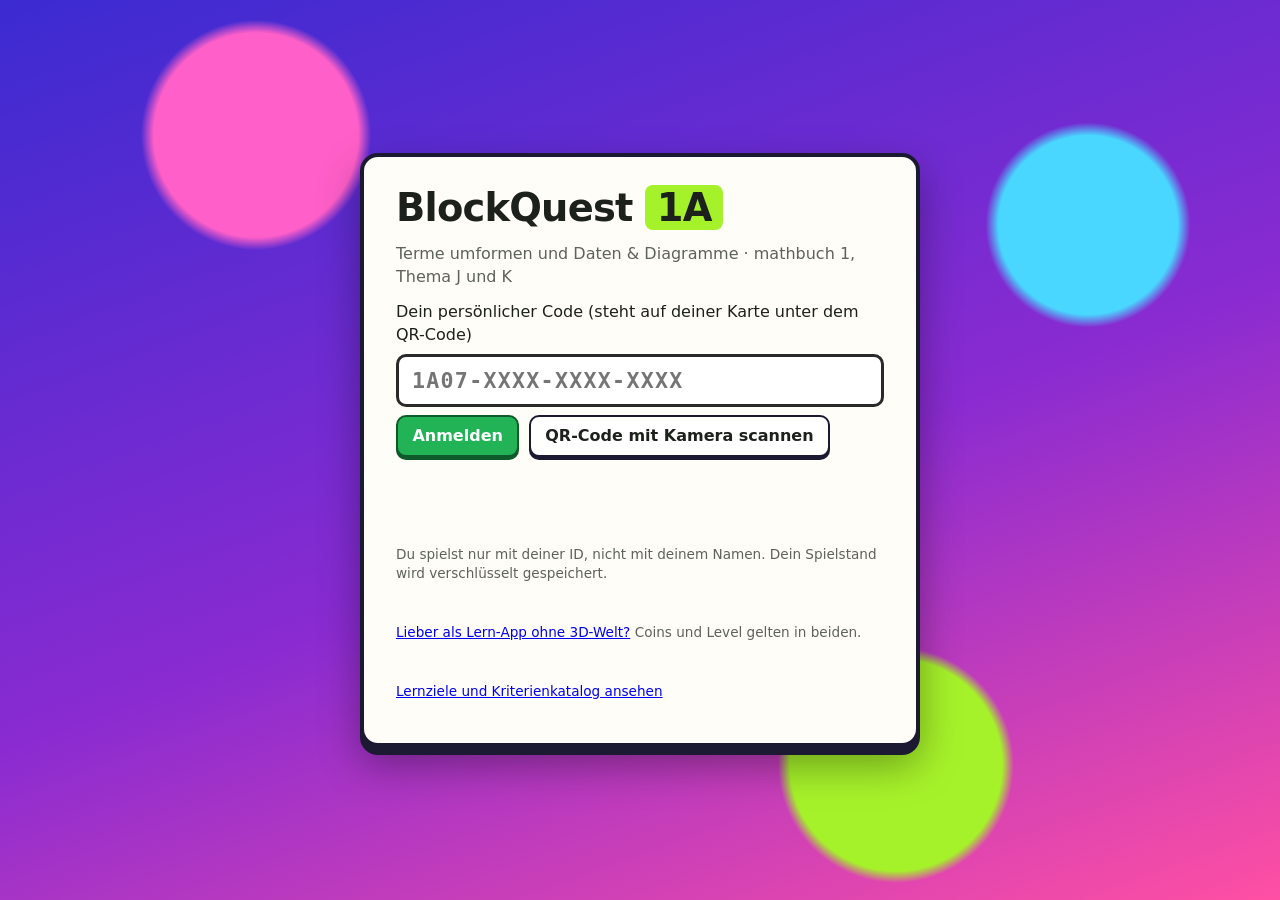
<file: index.html>
<!doctype html>
<html lang="de">
<head>
<meta charset="utf-8">
<meta name="viewport" content="width=device-width, initial-scale=1, viewport-fit=cover">
<title>BlockQuest 1A</title>
<link rel="stylesheet" href="css/style.css">
<link rel="stylesheet" href="css/extras.css">
<link rel="stylesheet" href="css/goals.css">
</head>
<body>

<!-- Anmeldung -->
<section id="login" class="screen">
  <div class="card">
    <h1>BlockQuest <span>1A</span></h1>
    <p class="lead">Terme umformen und Daten &amp; Diagramme · mathbuch 1, Thema J und K</p>
    <form id="loginForm" autocomplete="off">
      <label for="tokenInput">Dein persönlicher Code (steht auf deiner Karte unter dem QR-Code)</label>
      <input id="tokenInput" type="text" placeholder="1A07-XXXX-XXXX-XXXX" spellcheck="false" autocapitalize="characters">
      <div class="row">
        <button id="loginBtn" type="submit" class="primary">Anmelden</button>
        <button id="scanBtn" type="button">QR-Code mit Kamera scannen</button>
      </div>
      <p id="loginError" class="error" role="alert"></p>
    </form>
    <div id="qrWrap" hidden><video id="qrVideo" playsinline muted></video><button id="qrCancel" type="button">Abbrechen</button></div>
    <p class="small">Du spielst nur mit deiner ID, nicht mit deinem Namen. Dein Spielstand wird verschlüsselt gespeichert.</p>
    <p class="small"><a href="app.html">Lieber als Lern-App ohne 3D-Welt?</a> Coins und Level gelten in beiden.</p>
    <p class="small"><a href="ziele.html">Lernziele und Kriterienkatalog ansehen</a></p>
  </div>
</section>

<!-- Weltauswahl -->
<section id="worlds" class="screen" hidden>
  <div class="card wide">
    <h2>Wähle deine Welt</h2>
    <div id="worldCards"></div>
    <p id="worldsNote" class="small"></p>
    <button id="worldsBack" hidden>Zurück ins Spiel</button>
  </div>
</section>

<!-- Willkommen (erstes Mal auf diesem Gerät) -->
<section id="welcome" class="screen" hidden>
  <div class="card">
    <h2>Willkommen, <span id="welcomeId"></span>!</h2>
    <p>Auf diesem Gerät gibt es noch keinen Spielstand für dich.</p>
    <div class="row">
      <button id="newGameBtn" class="primary">Neues Spiel starten</button>
      <label class="filebtn">Spielstand-Datei laden<input id="loadFile" type="file" accept=".bq1a,application/json"></label>
    </div>
    <p id="welcomeError" class="error"></p>
    <p class="small">Hast du schon auf einem anderen Gerät gespielt? Dann lade deine Datei «BlockQuest1A_…bq1a».</p>
  </div>
</section>

<!-- Spiel -->
<section id="game" hidden>
  <canvas id="view"></canvas>
  <div id="labels"></div>
  <div id="crosshair"></div>

  <div id="hud">
    <div class="who"><span id="hudId"></span><span id="hudLevel"></span></div>
    <div class="coins"><i class="coin"></i><b id="hudCoins">0</b> Coins <span class="hbadge" title="Abzeichen">🏅 <b id="hudBadges"></b></span></div>
    <div class="bar"><div id="hudBar"></div></div>
    <div id="hudNext" class="small"></div>
  </div>
  <div id="menu">
    <button id="worldsBtn" title="Welt wechseln">Welten</button>
    <button id="mapBtn" title="Karte (M)">Karte</button>
    <button id="goalsBtn" title="Lernziele und Kriterienraster (Z)">Ziele</button>
    <button id="saveBtn" title="Spielstand als Datei speichern">Speichern</button>
    <button id="fileBtn" title="Spielstand als Datei herunterladen, z. B. für ein anderes Gerät" hidden>Als Datei</button>
    <button id="helpBtn" title="Hilfe (H)">Hilfe</button>
    <button id="logoutBtn">Abmelden</button>
  </div>
  <div id="prompt" hidden></div>
  <div id="touch" hidden>
    <div id="stick"><div id="knob"></div></div>
    <div class="tbtns"><button id="useBtn" type="button">Betreten</button><button id="viewBtn" type="button">Kamera</button><button id="jumpBtn" type="button">Springen</button></div>
  </div>
  <div id="toast" hidden></div>

  <!-- Aufgaben -->
  <div id="panel" class="overlay" hidden>
    <div class="window">
      <header><h2 id="pTitle"></h2><button id="closeBtn" class="x" title="Zurück in die Welt (Esc)">Zurück in die Welt</button></header>
      <p id="pMeta" class="meta"></p>
      <div id="pStages" class="stages"></div>
      <div id="pQuestion" class="question"></div>
      <div id="pAnswer" class="answer"></div>
      <div id="pHint" class="hint" hidden></div>
      <div id="pFeedback"></div>
      <div class="actions">
        <button id="hintBtn">Lösungshilfe</button>
        <button id="checkBtn" class="primary">Prüfen (Enter)</button>
        <button id="nextBtn" class="primary" hidden>Nächste Aufgabe (Enter)</button>
      </div>
    </div>
  </div>

  <!-- Level-Turm -->
  <div id="levelPanel" class="overlay" hidden>
    <div class="window narrow">
      <header><h2>Level-Turm</h2><button id="lvClose" class="x">Zurück in die Welt</button></header>
      <div id="lvBody"></div>
      <div class="actions"><button id="lvUp" class="primary">Aufsteigen</button></div>
    </div>
  </div>

  <!-- Info (Boss schläft, Klassen-Turm, Parcours) -->
  <div id="infoPanel" class="overlay" hidden>
    <div class="window narrow">
      <header><h2 id="infoTitle"></h2><button id="infoClose" class="x">Zurück in die Welt</button></header>
      <div id="infoBody"></div>
    </div>
  </div>

  <!-- Boss-Kampf: Fenster rechts, der Boss bleibt links im Bild sichtbar -->
  <div id="bossPanel" hidden><div id="bossBox" class="window"></div></div>

  <!-- Lernziele und Kriterienraster -->
  <div id="goalsPanel" class="overlay" hidden>
    <div class="window">
      <header><h2>Lernziele und Prüfung</h2><button id="goalsClose" class="x">Zurück in die Welt</button></header>
      <div id="goalsBody"></div>
    </div>
  </div>

  <!-- Karte -->
  <div id="map" class="overlay" hidden>
    <div class="window">
      <header><h2>Karte</h2><button id="mapClose" class="x">Schliessen</button></header>
      <p class="small">Klicke auf eine Station in der Karte oder in der Liste, um direkt vor die Tür zu reisen. L = Level-Turm, B = Boss-Arena, K = Klassen-Turm, P = Parcours. Der gelbe Pfeil bist du.</p>
      <div class="mapwrap"><canvas id="mapCanvas" width="504" height="504"></canvas><ol id="mapLegend"></ol></div>
    </div>
  </div>

  <!-- Hilfe -->
  <div id="help" class="overlay" hidden>
    <div class="window narrow">
      <header><h2>So spielst du</h2><button id="helpClose" class="x">Los geht's</button></header>
      <table class="keys">
        <tr><td><kbd>W</kbd><kbd>A</kbd><kbd>S</kbd><kbd>D</kbd> oder <kbd>↑</kbd><kbd>↓</kbd></td><td>gehen</td></tr>
        <tr><td><kbd>←</kbd><kbd>→</kbd></td><td>drehen</td></tr>
        <tr><td>Touchpad / Maus</td><td>Klicke ins Bild, dann umschauen. <kbd>Esc</kbd> gibt die Maus wieder frei. Ohne Klick: mit gedrückter Taste ziehen.</td></tr>
        <tr><td><kbd>Leertaste</kbd> · <kbd>Shift</kbd></td><td>springen · rennen</td></tr>
        <tr><td><kbd>E</kbd></td><td>Gebäude betreten, wenn du drin stehst</td></tr>
        <tr><td><kbd>V</kbd></td><td>Kamera: hinter deiner Figur oder aus deinen Augen</td></tr>
        <tr><td><kbd>M</kbd> · <kbd>Z</kbd> · <kbd>H</kbd></td><td>Karte · Lernziele und Kriterienraster · Hilfe</td></tr>
        <tr><td>Tablet</td><td>Links der Joystick zum Gehen (ganz aussen: rennen), rechts Springen. Wische im Bild, um dich umzuschauen.</td></tr>
      </table>
      <p>In jedem Gebäude gibt es Aufgaben auf drei Niveaus: <b>★ Grundanspruch</b> (5 Coins), <b>★★ Standard</b> (10 Coins) und <b>★★★ Erweiterung</b> (20 Coins). Die Erweiterung öffnet sich, wenn du 3 Standard-Aufgaben richtig gelöst hast.</p>
      <p>Mit einer Lösungshilfe oder im zweiten Versuch gibt es die halbe Belohnung. Unter dem empfohlenen Niveau gibt es weniger Coins. Nach einem richtig vereinfachten Term holst du mit dem <b>Kontroll-Bonus</b> (Zahlen einsetzen) 2 Coins extra.</p>
      <p><b>Terme eintippen:</b> 3a + 2b, a^2 oder a2 für a², 4(a + b) oder 4*(a+b). Wenn «vereinfache» steht, braucht es die kürzeste Form ohne Klammern.</p>
      <p>Im <b>Level-Turm</b> tauschst du Coins gegen ein höheres Level oder kaufst im Shop etwas fürs Aussehen. Dort siehst du auch deine <b>Abzeichen</b>: eines pro Lernziel.</p>
      <p>In der <b>Boss-Arena</b> (Karte: B) wartet ein Boss. Du besiegst ihn mit richtigen Antworten. Er erwacht, wenn deine Lehrperson die Arena öffnet oder wenn du 3 Abzeichen der Welt hast. Am <b>Klassen-Turm</b> (K) baut die ganze Klasse mit ihren Coins. Beim <b>Parcours</b> (P) springst du bis zur Fahne und gewinnst einen besonderen Hut.</p>
      <p><b>Wichtig:</b> Dein Spiel wird auf diesem Gerät gespeichert. <span id="helpSave">Klicke am Ende der Lektion auf <b>Speichern</b> und gib die Datei ab.</span></p>
    </div>
  </div>
</section>

<script type="module" src="js/game.js?v=20261119b"></script>
</body>
</html>
</file>
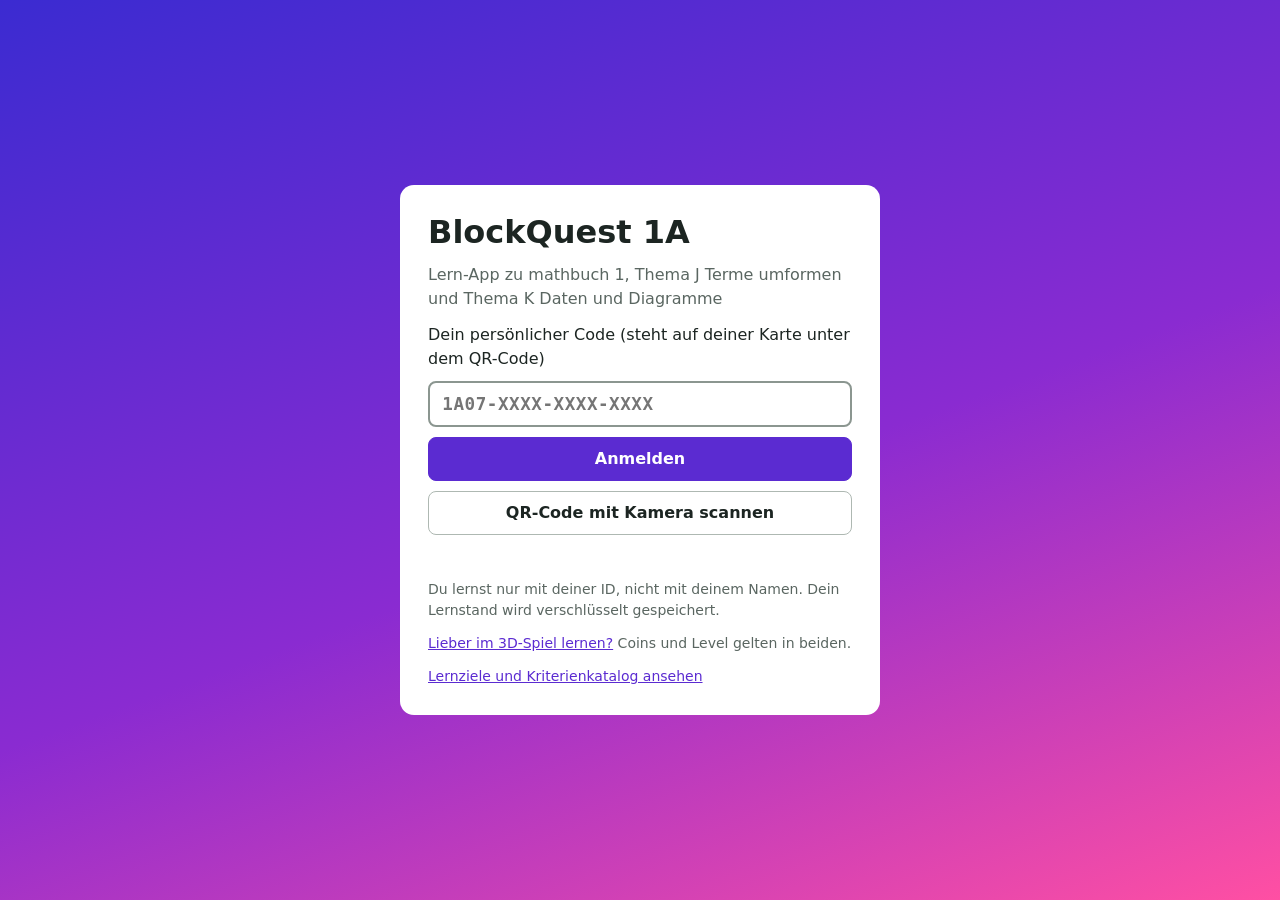
<file: app.html>
<!doctype html>
<html lang="de">
<head>
<meta charset="utf-8">
<meta name="viewport" content="width=device-width, initial-scale=1, viewport-fit=cover">
<title>BlockQuest 1A App</title>
<meta name="theme-color" content="#17594a">
<link rel="manifest" href="app.webmanifest">
<link rel="icon" type="image/png" href="icons/app-192.png">
<link rel="apple-touch-icon" href="icons/app-192.png">
<meta name="apple-mobile-web-app-capable" content="yes">
<meta name="apple-mobile-web-app-title" content="BlockQuest 1A">
<link rel="stylesheet" href="css/app.css">
<link rel="stylesheet" href="css/extras.css">
<link rel="stylesheet" href="css/goals.css">
</head>
<body>

<!-- Anmeldung: gleicher Code wie im Spiel -->
<section id="login" class="gate">
  <div class="gatecard">
    <h1>BlockQuest 1A</h1>
    <p class="lead">Lern-App zu mathbuch 1, Thema J Terme umformen und Thema K Daten und Diagramme</p>
    <form id="loginForm" autocomplete="off">
      <label for="tokenInput">Dein persönlicher Code (steht auf deiner Karte unter dem QR-Code)</label>
      <input id="tokenInput" type="text" placeholder="1A07-XXXX-XXXX-XXXX" spellcheck="false" autocapitalize="characters">
      <button id="loginBtn" type="submit" class="primary">Anmelden</button>
      <button id="scanBtn" type="button">QR-Code mit Kamera scannen</button>
      <p id="loginError" class="error" role="alert"></p>
    </form>
    <div id="qrWrap" hidden><video id="qrVideo" playsinline muted></video><button id="qrCancel" type="button">Abbrechen</button></div>
    <p class="small">Du lernst nur mit deiner ID, nicht mit deinem Namen. Dein Lernstand wird verschlüsselt gespeichert.</p>
    <p class="small"><a href="index.html">Lieber im 3D-Spiel lernen?</a> Coins und Level gelten in beiden.</p>
    <p class="small"><a href="ziele.html">Lernziele und Kriterienkatalog ansehen</a></p>
  </div>
</section>

<!-- Erstes Mal, kein Lernstand gefunden -->
<section id="welcome" class="gate" hidden>
  <div class="gatecard">
    <h2>Willkommen, <span id="welcomeId"></span>!</h2>
    <p>Für dich gibt es noch keinen gespeicherten Lernstand.</p>
    <button id="newGameBtn" class="primary">Neu beginnen</button>
    <label class="filebtn">Spielstand-Datei laden<input id="loadFile" type="file" accept=".bq1a,application/json"></label>
    <p id="welcomeError" class="error" role="alert"></p>
    <p class="small">Hast du eine Datei «BlockQuest1A_…bq1a» aus dem Spiel? Dann lade sie hier.</p>
  </div>
</section>

<!-- App -->
<div id="shell" hidden>
  <header class="top">
    <a class="brand" href="#/themen">BlockQuest 1A</a>
    <nav aria-label="Hauptmenü">
      <a href="#/themen" data-nav="themen">Themen</a>
      <a href="#/ziele" data-nav="ziele">Ziele</a>
      <a href="#/level" data-nav="level">Level</a>
      <a href="#/stand" data-nav="stand">Mein Stand</a>
    </nav>
    <div class="status">
      <span class="coins" title="Deine Coins"><i class="coin"></i><b id="topCoins">0</b></span>
      <button id="saveBtn" title="Lernstand online speichern">Speichern</button>
    </div>
  </header>
  <main id="main"></main>
</div>
<div id="toast" role="status" hidden></div>

<script type="module" src="js/app.js?v=20261119b"></script>
</body>
</html>
</file>
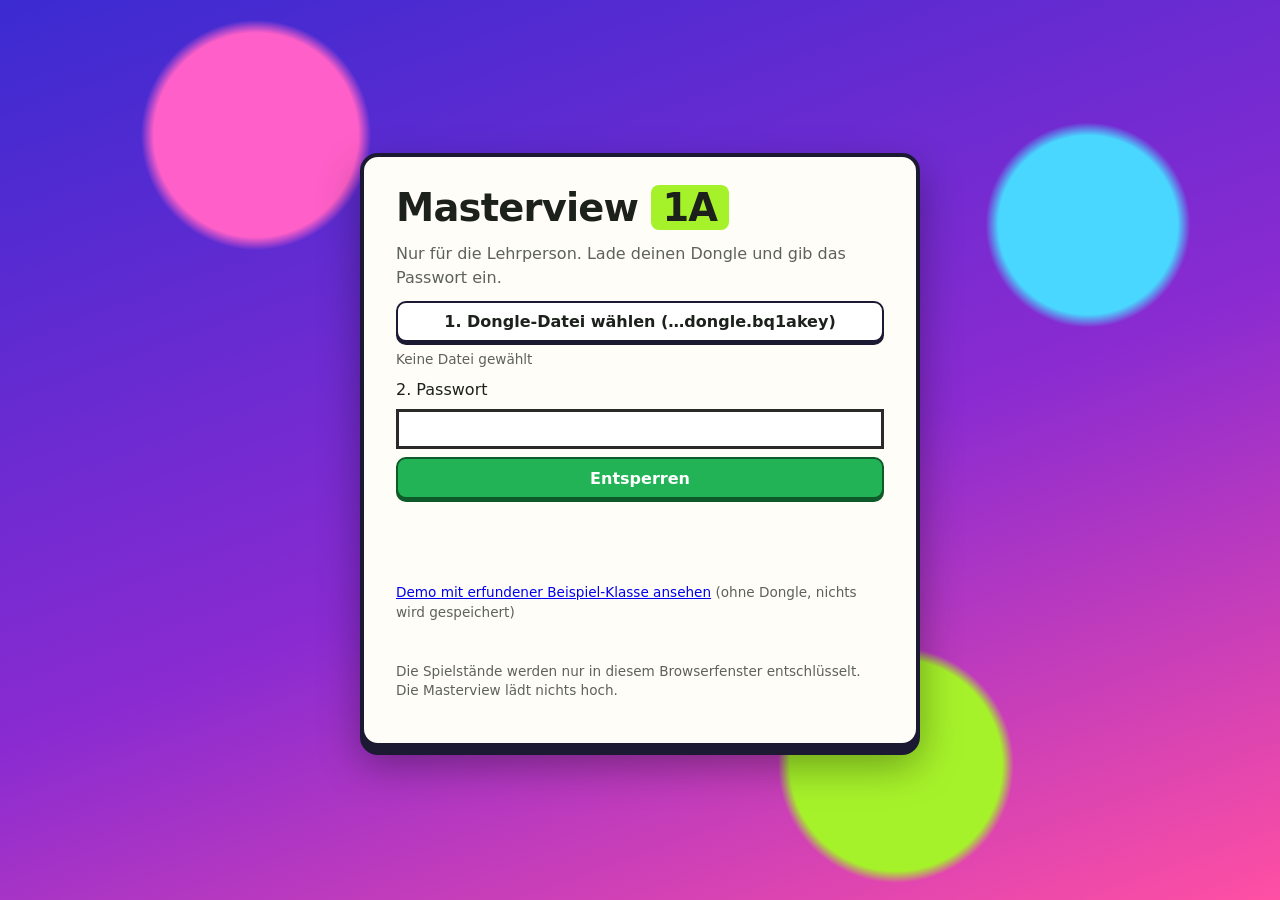
<file: lehrer.html>
<!doctype html>
<html lang="de">
<head>
<meta charset="utf-8">
<meta name="viewport" content="width=device-width, initial-scale=1">
<meta name="robots" content="noindex">
<title>BlockQuest 1A · Masterview</title>
<link rel="stylesheet" href="css/style.css">
<link rel="stylesheet" href="css/teacher.css">
<link rel="stylesheet" href="css/extras.css">
</head>
<body class="teacher">

<section id="lock" class="screen">
  <div class="card">
    <h1>Masterview <span>1A</span></h1>
    <p class="lead">Nur für die Lehrperson. Lade deinen Dongle und gib das Passwort ein.</p>
    <form id="unlockForm" autocomplete="off">
      <label class="filebtn wide">1. Dongle-Datei wählen (…dongle.bq1akey)<input id="dongleFile" type="file" accept=".bq1akey,application/json"></label>
      <span id="dongleName" class="small">Keine Datei gewählt</span>
      <label for="pw">2. Passwort</label>
      <input id="pw" type="password" autocomplete="current-password">
      <button class="primary" type="submit" id="unlockBtn">Entsperren</button>
      <p id="lockError" class="error" role="alert"></p>
      <p class="small"><a href="lehrer.html?demo">Demo mit erfundener Beispiel-Klasse ansehen</a> (ohne Dongle, nichts wird gespeichert)</p>
    </form>
    <p class="small">Die Spielstände werden nur in diesem Browserfenster entschlüsselt. Die Masterview lädt nichts hoch.</p>
  </div>
</section>

<main id="app" hidden>
  <header class="top">
    <h1>Masterview BlockQuest 1A</h1>
    <div class="row">
      <button id="cloudBtn" class="primary">Online-Spielstände laden</button>
      <label class="filebtn">Spielstände laden (.bq1a)<input id="saves" type="file" accept=".bq1a,application/json" multiple></label>
      <button id="csvBtn">CSV exportieren</button>
      <a class="filebtn" href="ziele.html" target="_blank" rel="noopener">Lernziele und Kriterienkatalog</a>
      <button id="tokensBtn">Neue Tokens</button>
      <button id="dongleBtn">Dongle speichern / Passwort ändern</button>
      <button id="lockBtn">Sperren</button>
    </div>
  </header>
  <p id="status" class="small">Noch keine Spielstände geladen. Lade die Online-Spielstände oder wähle abgegebene Dateien aus (mehrere gleichzeitig möglich).</p>

  <section id="worldsBox">
    <h2>Freigabe: Welten, Gebäude und Boss</h2>
    <p class="small">Stationen im Takt der Lektionen öffnen (Plan im README, z. B. Meter-Werkstatt ab L2, Faktencheck-Redaktion ab L17; während der Prüfungen die Welt sperren). Der Boss erwacht für alle, wenn du ihn öffnest (Klammer-Koloss in L7 vor der Prüfung J in L8, Zerr-Orakel in L17 vor der Prüfung K in L19), sonst einzeln ab 3 Abzeichen der Welt. Die Klasse sieht Änderungen innert etwa einer Minute.</p>
    <div id="worldToggles"></div>
    <div class="classpush"><span id="classInfo"></span> <button id="classBtn">Klassen-Coins übertragen</button></div>
    <p id="worldMsg" class="small"></p>
  </section>
  <section class="sum" id="classSummary"></section>
  <section>
    <h2>Übersicht</h2>
    <div class="tw"><table id="overview" class="grid"></table></div>
    <p class="small">Gebäude-Spalten: höchstes Niveau mit mindestens 3 richtigen Aufgaben (★ bis ★★★) und Trefferquote. Farbe: grün ≥ 80 %, gelb 50–79 %, rot &lt; 50 %. Namen sind nur im Dongle gespeichert.</p>
  </section>
  <section id="detail" hidden></section>

  <section class="danger">
    <h2>Alles zurücksetzen</h2>
    <p class="small">Löscht alle online gespeicherten Spielstände samt Verlauf im Daten-Repo und setzt die Klassen-Coins auf 0. Jedes Kind beginnt beim nächsten Anmelden neu, auch auf Geräten mit einem alten Stand. Codes, Dongle und Namen bleiben gültig.</p>
    <button id="resetBtn" class="dangerbtn">Alles zurücksetzen …</button>
  </section>

  <div id="tokensDlg" class="overlay" hidden>
    <div class="window narrow">
      <header><h2>Neue Tokens erzeugen</h2><button class="x" id="tokClose">Schliessen</button></header>
      <p>Erzeugt neue Zugangscodes. Danach müssen die angezeigten Prüfwerte in <code>js/config.js</code> bei <code>tokenHashes</code> ergänzt und auf GitHub hochgeladen werden.</p>
      <div class="row"><label>IDs (durch Komma getrennt) <input id="tokIds" type="text" value="1A17, 1A18"></label><button class="primary" id="tokMake">Erzeugen</button></div>
      <div id="tokOut"></div>
    </div>
  </div>
  <div id="cloudDlg" class="overlay" hidden>
    <div class="window narrow">
      <header><h2>Online-Spielstände einrichten</h2><button class="x" id="clClose">Schliessen</button></header>
      <p>Einmalig nötig: Der Lese-Schlüssel für das private Daten-Repo wird nur verschlüsselt im Dongle gespeichert.</p>
      <label>Daten-Repo <input id="clRepo" type="text" spellcheck="false" autocomplete="off"></label>
      <label>Lese-Schlüssel (GitHub Token) <input id="clToken" type="password" autocomplete="off"></label>
      <p id="clError" class="error"></p>
      <div class="actions"><button class="primary" id="clSave">Prüfen und laden</button></div>
    </div>
  </div>
  <div id="dongleDlg" class="overlay" hidden>
    <div class="window narrow">
      <header><h2>Dongle speichern</h2><button class="x" id="dgClose">Schliessen</button></header>
      <p>Speichert einen neuen Dongle mit den eingetragenen Namen und neuen Tokens. Die alte Dongle-Datei danach löschen.</p>
      <label>Neues Passwort (mind. 10 Zeichen) <input id="pw1" type="password" autocomplete="new-password"></label>
      <label>Passwort wiederholen <input id="pw2" type="password" autocomplete="new-password"></label>
      <p id="dgError" class="error"></p>
      <div class="actions"><button class="primary" id="dgSave">Dongle herunterladen</button></div>
    </div>
  </div>
  <div id="resetDlg" class="overlay" hidden>
    <div class="window narrow">
      <header><h2>Alles zurücksetzen</h2><button class="x" id="rsClose">Abbrechen</button></header>
      <p><b>Das lässt sich nicht rückgängig machen.</b> Gelöscht werden:</p>
      <ul>
        <li>alle Spielstände im Daten-Repo, auch der Verlauf (die alten Commits)</li>
        <li>die Coins der Klasse (Klassen-Turm wieder auf Stufe 0)</li>
        <li>die Spielstände auf den Geräten der Klasse: Sie werden beim nächsten Anmelden verworfen.</li>
      </ul>
      <p>Bleiben erhalten: Codes, Dongle, Namen und Spielstand-Dateien, die abgegeben oder heruntergeladen wurden.</p>
      <p><button id="rsCsv">Vorher CSV exportieren</button> <span class="small">(Lade zuerst die Online-Spielstände, sonst ist die CSV leer.)</span></p>
      <label class="check"><input id="rsKeep" type="checkbox" checked> Freigabe behalten (Welten, Gebäude, Boss)</label>
      <label>Zum Bestätigen <b>LEER</b> eintippen <input id="rsConfirm" type="text" autocomplete="off" spellcheck="false"></label>
      <p id="rsError" class="error"></p>
      <div class="actions"><button id="rsGo" class="dangerbtn" disabled>Endgültig zurücksetzen</button></div>
    </div>
  </div>
</main>

<script type="module" src="js/teacher.js?v=20261119b"></script>
</body>
</html>
</file>
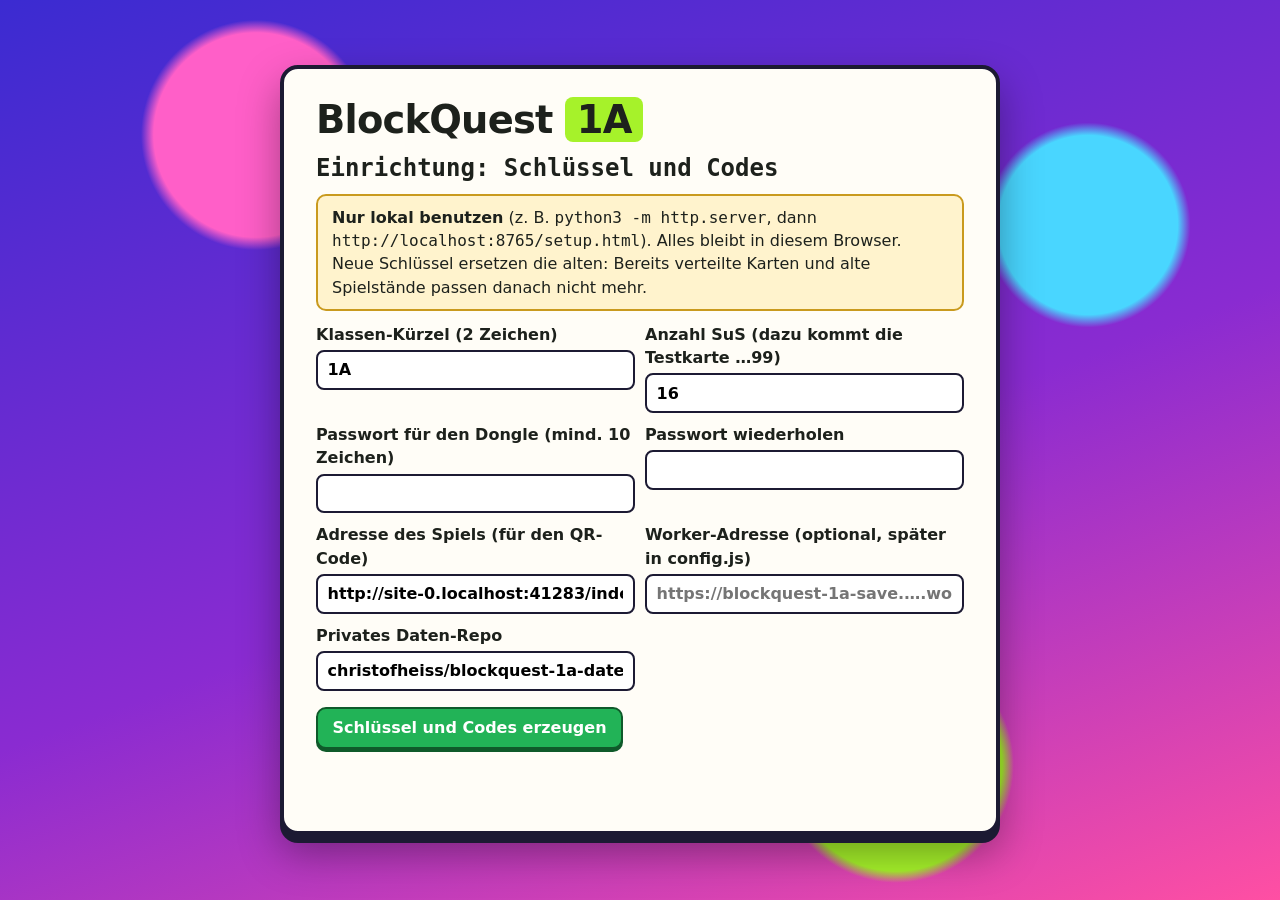
<file: setup.html>
<!doctype html>
<html lang="de">
<head>
<meta charset="utf-8">
<meta name="viewport" content="width=device-width, initial-scale=1">
<meta name="robots" content="noindex">
<title>BlockQuest 1A · Einrichtung</title>
<link rel="stylesheet" href="css/style.css">
<style>
  body { overflow: auto; }
  .screen { position: static; min-height: 100vh; }
  .card { max-width: 720px; }
  label.f { display: flex; flex-direction: column; gap: 4px; font-weight: 600; }
  label.f input { font: inherit; padding: .4em .6em; border: 2px solid #1c1a33; border-radius: 8px; }
  .grid { display: grid; grid-template-columns: 1fr 1fr; gap: 10px; }
  @media (max-width: 600px) { .grid { grid-template-columns: 1fr; } }
  #codes { columns: 2; font-size: .9rem; padding-left: 1.2em; }
  .warnbox { background: #fff3cd; border: 2px solid #c99a1e; border-radius: 10px; padding: 10px 14px; }
</style>
</head>
<body>
<section class="screen">
  <div class="card">
    <h1>BlockQuest <span>1A</span></h1>
    <h2>Einrichtung: Schlüssel und Codes</h2>
    <div class="warnbox">
      <b>Nur lokal benutzen</b> (z. B. <code>python3 -m http.server</code>, dann <code>http://localhost:8765/setup.html</code>).
      Alles bleibt in diesem Browser. Neue Schlüssel ersetzen die alten: Bereits verteilte Karten und alte Spielstände passen danach nicht mehr.
    </div>
    <form id="setupForm" autocomplete="off">
      <div class="grid">
        <label class="f">Klassen-Kürzel (2 Zeichen) <input id="prefix" value="1A" maxlength="2"></label>
        <label class="f">Anzahl SuS (dazu kommt die Testkarte …99) <input id="n" type="number" min="1" max="40" value="16"></label>
        <label class="f">Passwort für den Dongle (mind. 10 Zeichen) <input id="pw1" type="password" minlength="10" required></label>
        <label class="f">Passwort wiederholen <input id="pw2" type="password" minlength="10" required></label>
        <label class="f">Adresse des Spiels (für den QR-Code) <input id="gameUrl" value=""></label>
        <label class="f">Worker-Adresse (optional, später in config.js) <input id="saveUrl" placeholder="https://blockquest-1a-save.….workers.dev"></label>
        <label class="f">Privates Daten-Repo <input id="dataRepo" value="christofheiss/blockquest-1a-daten"></label>
      </div>
      <p><button id="go" class="primary" type="submit">Schlüssel und Codes erzeugen</button></p>
      <p id="err" class="error" role="alert"></p>
    </form>
    <div id="out" hidden>
      <h2>Fertig: Bitte alles herunterladen</h2>
      <div class="row">
        <button id="dlConfig" class="primary">1. config.js (öffentlich → js/config.js im Repo)</button>
        <button id="dlDongle">2. Dongle (privat)</button>
        <button id="dlCsv">3. Codeliste (privat)</button>
        <button id="dlCards">4. Token-Karten PDF (privat)</button>
      </div>
      <p class="small">Dongle, Codeliste und Token-Karten gehören in OneDrive unter <code>2_PRIVAT_nicht_hochladen</code>, nie ins Repo. Die Datei <code>config.js</code> ersetzt <code>js/config.js</code>.</p>
      <h3>Codes</h3><ol id="codes"></ol>
      <h3>Test-QR-Code (Testkarte)</h3><div id="qrTest"></div>
    </div>
  </div>
</section>
<script type="module" src="js/setup.js"></script>
</body>
</html>
</file>
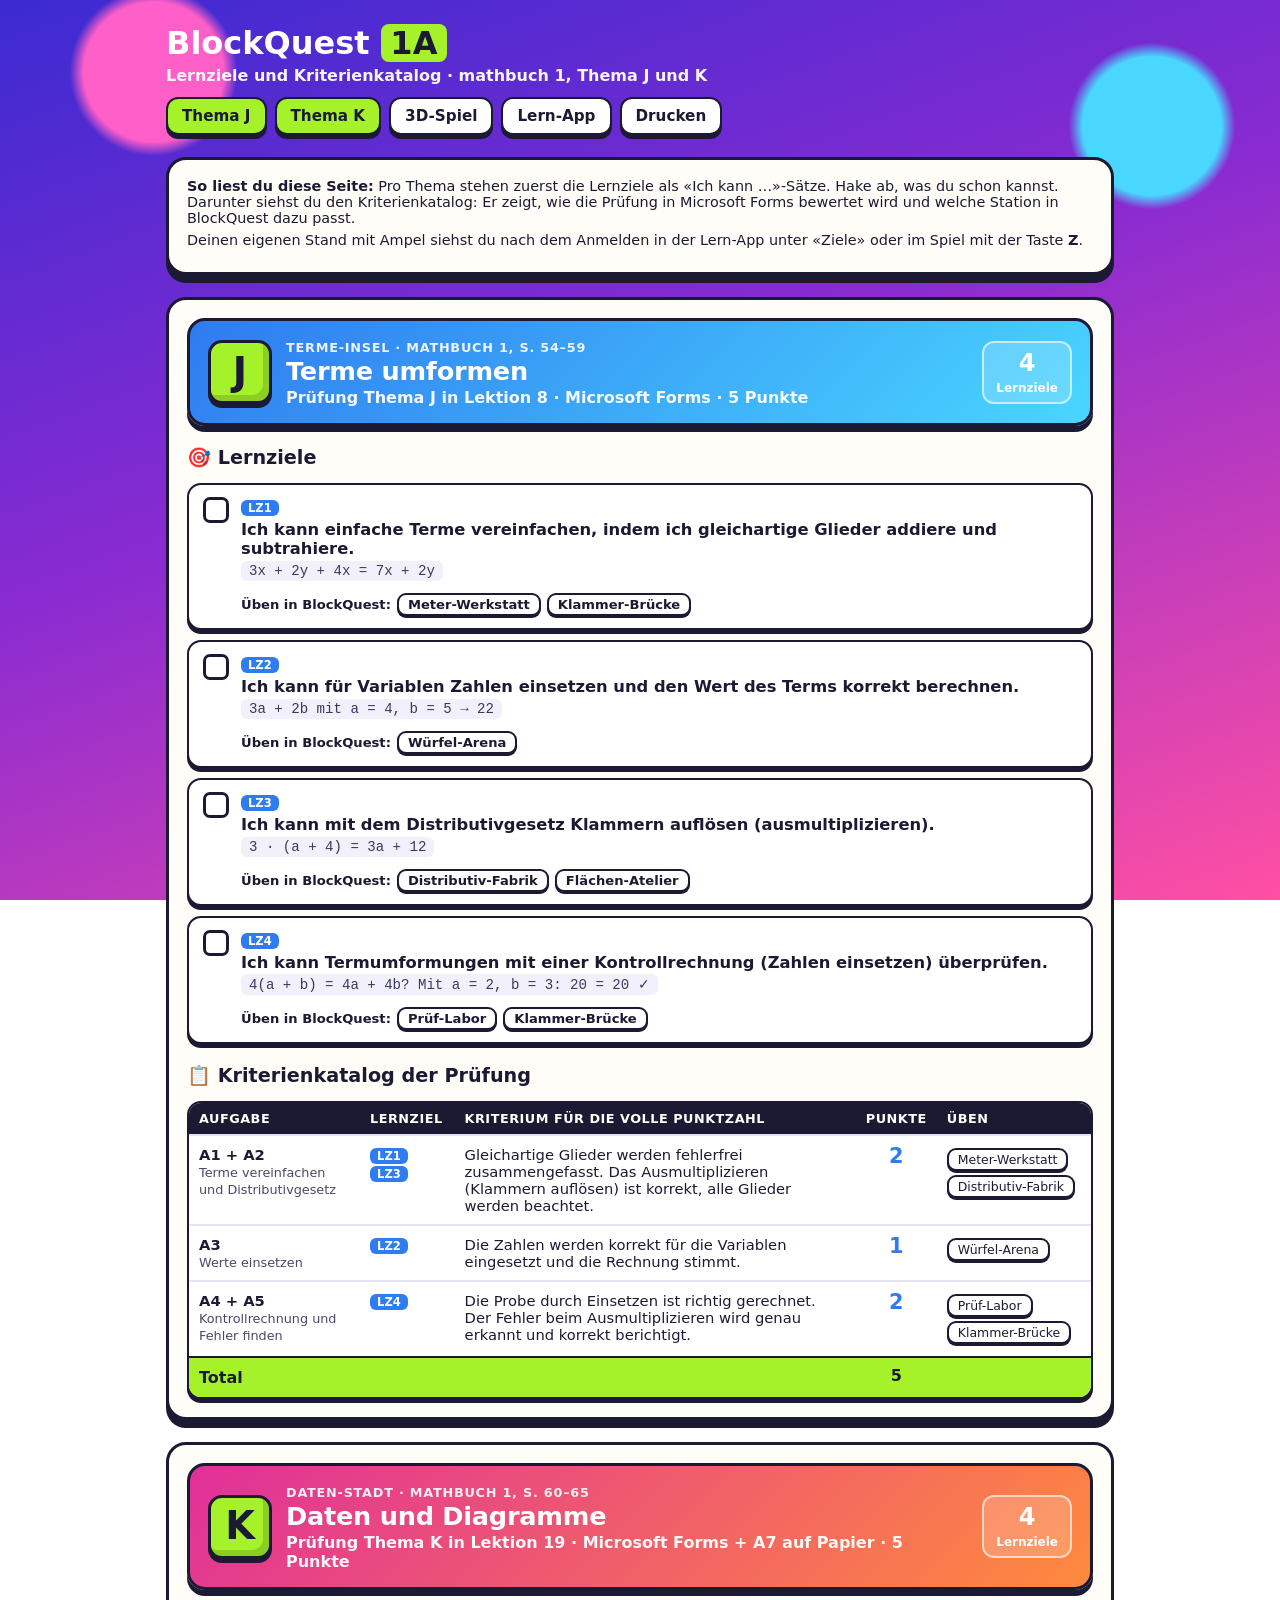
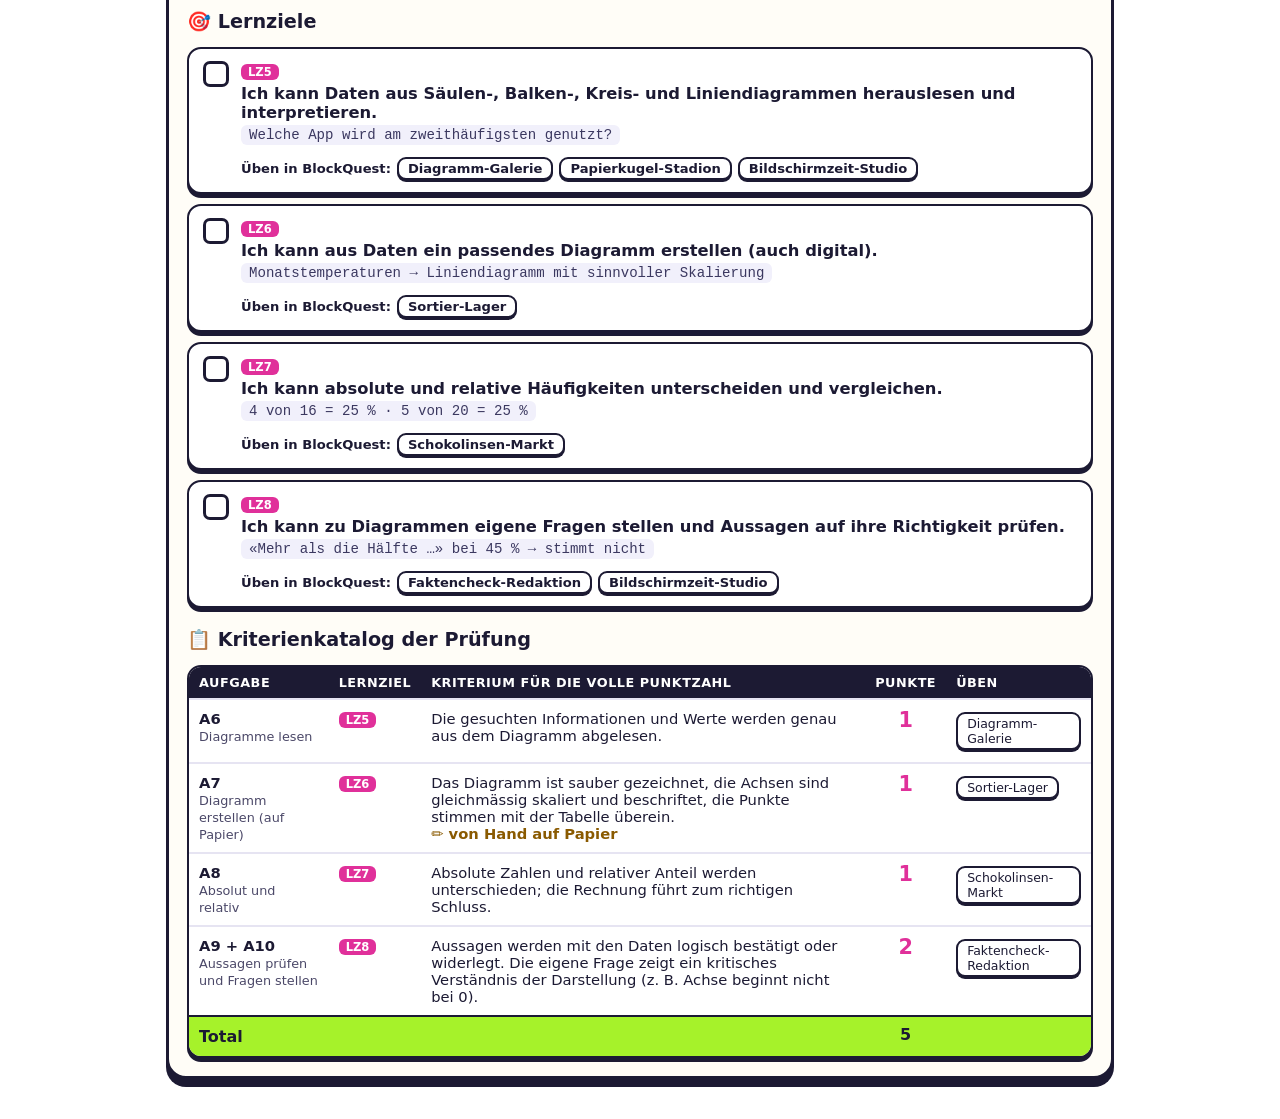
<file: ziele.html>
<!doctype html>
<html lang="de">
<head>
<meta charset="utf-8">
<meta name="viewport" content="width=device-width, initial-scale=1">
<title>BlockQuest 1A · Lernziele</title>
<link rel="stylesheet" href="css/goals.css">
<style>
  :root { color-scheme: light; }
  * { box-sizing: border-box; }
  body { margin: 0; font-family: "Trebuchet MS", system-ui, sans-serif; color: #1c1a33;
    background: radial-gradient(circle at 12% 8%, #ff5fc8 0 5%, transparent 6%), radial-gradient(circle at 90% 14%, #49d6ff 0 5%, transparent 6%), linear-gradient(160deg, #3b2bd1, #8a2bd1 45%, #ff4fa3); background-attachment: fixed; min-height: 100vh; }
  .wrap { max-width: 980px; margin: 0 auto; padding: 24px 16px 48px; display: flex; flex-direction: column; gap: 22px; }
  .top { display: flex; flex-wrap: wrap; gap: 12px; align-items: center; justify-content: space-between; color: #fff; }
  .top h1 { margin: 0; font-size: 2rem; font-weight: 900; }
  .top h1 span { background: #a6f22a; color: #1c1a33; border-radius: 8px; padding: 0 .3em; }
  .top p { margin: 4px 0 0; font-weight: 600; opacity: .95; }
  .nav { display: flex; flex-wrap: wrap; gap: 8px; }
  .nav a, .nav button { font: 800 .95rem "Trebuchet MS", system-ui; color: #1c1a33; text-decoration: none; background: #fff; border: 2px solid #1c1a33; border-radius: 12px; padding: 8px 14px; box-shadow: 0 4px 0 #1c1a33; cursor: pointer; }
  .nav a.lime { background: #a6f22a; }
  .card { background: #fffdf7; border: 3px solid #1c1a33; border-radius: 20px; padding: 18px; box-shadow: 0 8px 0 #1c1a33; }
  .info { font-size: .9rem; }
  .info p { margin: 0 0 6px; }
  @media print { body { background: #fff; } .nav, .info { display: none; } .card { box-shadow: none; border: 0; padding: 0; } .top { color: #1c1a33; } }
</style>
</head>
<body>
<div class="wrap">
  <header class="top">
    <div><h1>BlockQuest <span>1A</span></h1><p>Lernziele und Kriterienkatalog · mathbuch 1, Thema J und K</p></div>
    <nav class="nav" aria-label="Seiten">
      <a class="lime" href="#thema-J">Thema J</a><a class="lime" href="#thema-K">Thema K</a>
      <a href="index.html">3D-Spiel</a><a href="app.html">Lern-App</a><button type="button" onclick="print()">Drucken</button>
    </nav>
  </header>
  <div class="card info">
    <p><b>So liest du diese Seite:</b> Pro Thema stehen zuerst die Lernziele als «Ich kann …»-Sätze. Hake ab, was du schon kannst. Darunter siehst du den Kriterienkatalog: Er zeigt, wie die Prüfung in Microsoft Forms bewertet wird und welche Station in BlockQuest dazu passt.</p>
    <p>Deinen eigenen Stand mit Ampel siehst du nach dem Anmelden in der Lern-App unter «Ziele» oder im Spiel mit der Taste <b>Z</b>.</p>
  </div>
  <div class="card" id="te"></div>
  <div class="card" id="dd"></div>
</div>
<script type="module">
  // Versionsnummer im Pfad: Browser laden nicht eine ältere, zwischengespeicherte goals.js
  let mod;
  try { mod = await import('./js/goals.js?v=2026-11-12'); }
  catch (e) { mod = null; }
  if (!mod || !mod.catalogHtml) {
    for (const id of ['te', 'dd']) document.getElementById(id).innerHTML = '<p><b>Die Seite konnte nicht geladen werden.</b> Bitte mit Cmd + Shift + R (Windows: Ctrl + F5) neu laden.</p>';
  } else {
    document.getElementById('te').innerHTML = mod.catalogHtml('te');
    document.getElementById('dd').innerHTML = mod.catalogHtml('dd');
  }
  // Häkchen zum Selbsteinschätzen (nur auf diesem Gerät)
  document.querySelectorAll('.gl-check').forEach((el, i) => {
    const k = 'blockquest1a_ziel_' + i;
    try { if (localStorage.getItem(k)) el.classList.add('on'); } catch { }
    el.setAttribute('role', 'checkbox'); el.tabIndex = 0;
    const set = () => { el.classList.toggle('on'); el.setAttribute('aria-checked', el.classList.contains('on')); try { el.classList.contains('on') ? localStorage.setItem(k, '1') : localStorage.removeItem(k); } catch { } };
    el.onclick = set; el.onkeydown = (e) => { if (e.key === ' ' || e.key === 'Enter') { e.preventDefault(); set(); } };
  });
</script>
</body>
</html>
</file>
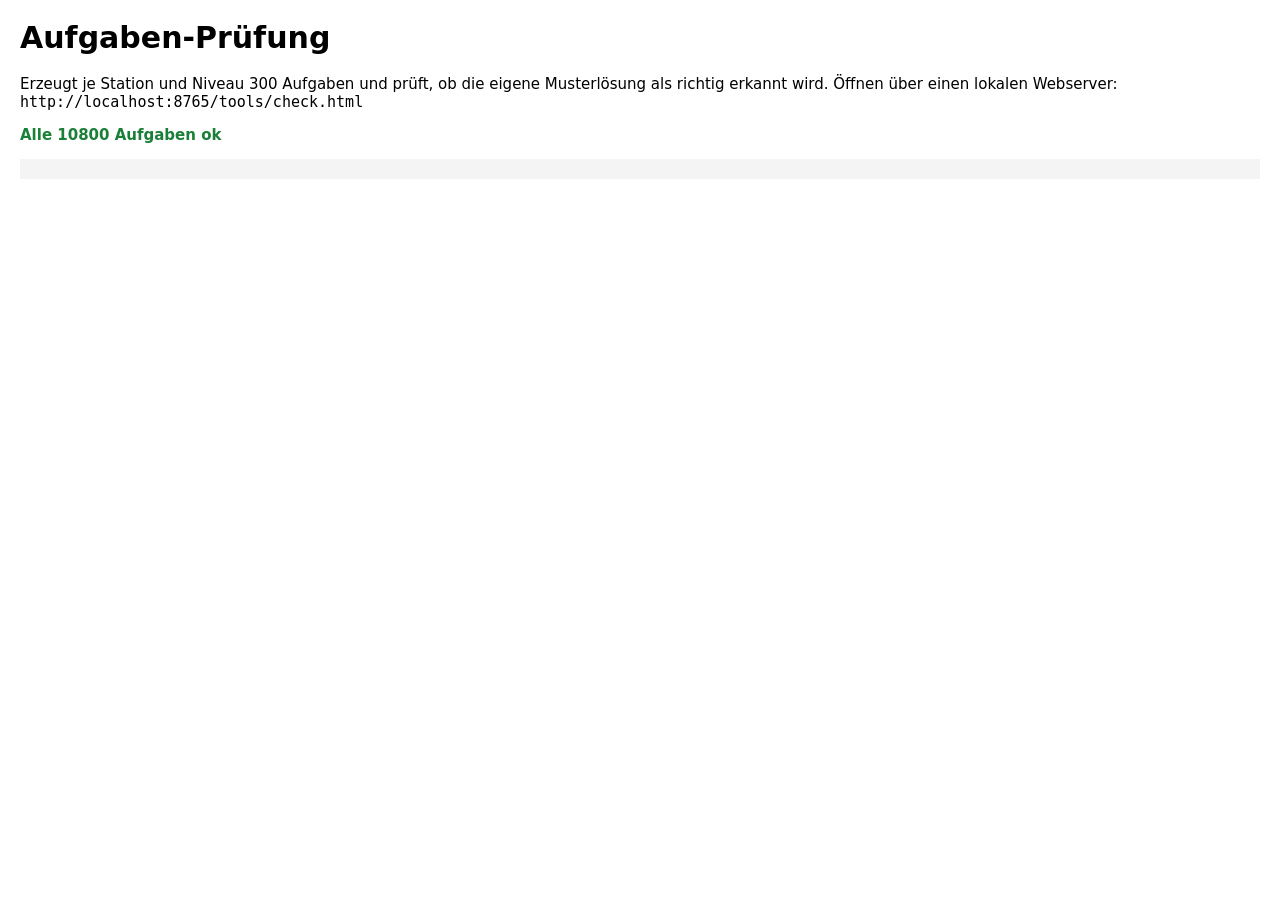
<file: tools/check.html>
<!doctype html>
<html lang="de">
<head><meta charset="utf-8"><title>BlockQuest 1A · Aufgaben-Prüfung</title>
<style>body{font:15px system-ui;margin:20px}pre{background:#f4f4f4;padding:10px;white-space:pre-wrap}.ok{color:#1a7f37}.bad{color:#b3261e}</style></head>
<body>
<h1>Aufgaben-Prüfung</h1>
<p>Erzeugt je Station und Niveau 300 Aufgaben und prüft, ob die eigene Musterlösung als richtig erkannt wird. Öffnen über einen lokalen Webserver: <code>http://localhost:8765/tools/check.html</code></p>
<p id="sum">läuft …</p><pre id="log"></pre>
<script type="module">
import { BUILDINGS, checkPart, parseTerm, sameTerm } from '../js/tasks.js';
const log = [], N = 300; let bad = 0, n = 0;
const fail = (...a) => { bad++; if (log.length < 80) log.push(a.join(' ')); };
// Term-Leser: Selbsttest
const T = [['3a+2b', '2b + 3a', true], ['a^2+2ab', 'a·a + 2·a·b', true], ['a2 + 2ab', 'a(a+2b)', true], ['4(a+b)', '4a+4b', true], ['15x − 10', '5·(3x−2)', true],
  ['15x − 2', '5(3x−2)', false], ['7a+2b', '7a+2c', false], ['x²+5x+6', '(x+3)(x+2)', true], ['2,5a', '5a/2', true], ['−3x+4', '4−3x', true]];
for (const [a, b, want] of T) if (sameTerm(a, b) !== want) fail('sameTerm', a, b);
if (checkPart({ kind: 'term', answer: '7a + 2b', form: 'sum', n: 2 }, '3a + 4a + 2b')) fail('form sum nicht erkannt');
if (!checkPart({ kind: 'term', answer: '7a + 2b', form: 'sum', n: 2 }, '2b+7a')) fail('Reihenfolge');
if (!checkPart({ kind: 'term', answer: 'ab + b²', n: 2 }, 'b(a+b)')) fail('Produktterm');
for (const b of BUILDINGS) for (const s of [1, 2, 3]) for (let i = 0; i < N; i++) {
  n++;
  try {
    const t = b.gen(s); const parts = t.kind === 'multi' ? t.parts : [t];
    for (const p of parts) {
      if (p.kind === 'mc') { if (!(p.answer >= 0 && p.answer < p.options.length) || new Set(p.options).size !== p.options.length) fail('mc', b.id, s, JSON.stringify(p.options), p.answer); }
      else if (p.kind === 'term') { if (!parseTerm(p.answer) || !checkPart(p, p.answer)) fail('term', b.id, s, p.answer, p._note); }
      else if (!Number.isFinite(p.answer) || !checkPart(p, String(p.answer))) fail('num', b.id, s, p.answer);
    }
    if (t.probe !== undefined && !Number.isFinite(t.probe)) fail('probe', b.id, s);
    if (/NaN|undefined|Infinity|\[object/.test((t.q + t.sol + t.hint + JSON.stringify(t.parts || t.options || '')).replace(/src="data:[^"]+"/g, ''))) fail('text', b.id, s, t.q.replace(/src="data:[^"]+"/g, '').slice(0, 200));
  } catch (e) { fail('ERR', b.id, s, e.message); }
}
document.getElementById('sum').innerHTML = bad ? `<b class="bad">${bad} Probleme</b> bei ${n} Aufgaben` : `<b class="ok">Alle ${n} Aufgaben ok</b>`;
document.getElementById('log').textContent = log.join('\n');
window.checkResult = { bad, n, log };
</script>
</body></html>
</file>
<file: css/style.css>
:root {
  --bg: #1b1f1a; --panel: #f4f1e8; --ink: #1d211c; --muted: #5d625a;
  --grass: #5f9e3f; --dirt: #7a5537; --stone: #6f6f6f; --gold: #e8b931;
  --lu11: #a5432f; --lu10: #c9a95a; --good: #2f7d32; --bad: #b3261e; --warn: #9a6a00;
  --mono: ui-monospace, "SF Mono", Menlo, Consolas, monospace;
  --sans: system-ui, -apple-system, "Segoe UI", Roboto, sans-serif;
}
* { box-sizing: border-box; }
html, body { height: 100%; margin: 0; }
body { background: var(--bg); color: var(--ink); font: 16px/1.45 var(--sans); overflow: hidden; }
[hidden] { display: none !important; }
button, input { font: inherit; }
button { cursor: pointer; border: 2px solid #2a2a2a; border-bottom-width: 4px; background: #d8d4c8; color: var(--ink); padding: .45em .9em; border-radius: 3px; font-weight: 600; }
button:hover:not(:disabled) { background: #e8e4d8; }
button:disabled { opacity: .55; cursor: not-allowed; }
button:focus-visible, input:focus-visible { outline: 3px solid var(--gold); outline-offset: 2px; }
button.primary { background: var(--grass); color: #fff; border-color: #2e4f1e; }
button.primary:hover:not(:disabled) { background: #6fb04d; }
kbd { display: inline-block; font: 600 .8em var(--mono); border: 1px solid #888; border-bottom-width: 3px; border-radius: 3px; padding: .05em .4em; background: #fff; margin: 0 .1em; }
.small { font-size: .85rem; color: var(--muted); }
.error { color: var(--bad); font-weight: 600; min-height: 1.4em; }
.row { display: flex; gap: .6rem; flex-wrap: wrap; align-items: center; }

/* Start-Bildschirme */
.screen { position: fixed; inset: 0; display: grid; place-items: center; padding: 16px;
  background: linear-gradient(#8fc3ea 0 55%, #5f9e3f 55% 62%, #7a5537 62%); }
.card { background: var(--panel); border: 4px solid #2a2a2a; box-shadow: 8px 8px 0 rgba(0,0,0,.35); padding: 28px 32px; max-width: 560px; width: 100%; display: flex; flex-direction: column; gap: 12px; }
.card h1 { margin: 0; font: 800 2.4rem var(--mono); letter-spacing: -.02em; }
.card h1 span { background: var(--gold); padding: 0 .25em; }
.card h2 { margin: 0; font: 800 1.5rem var(--mono); }
.lead { margin: 0; color: var(--muted); }
#loginForm { display: flex; flex-direction: column; gap: 8px; }
#tokenInput { font: 600 1.35rem var(--mono); letter-spacing: .06em; padding: .5em .6em; border: 3px solid #2a2a2a; text-transform: uppercase; width: 100%; }
#qrWrap { display: flex; flex-direction: column; gap: 8px; }
#qrVideo { width: 100%; max-height: 260px; background: #000; border: 3px solid #2a2a2a; }
.filebtn { cursor: pointer; border: 2px solid #2a2a2a; border-bottom-width: 4px; background: #d8d4c8; padding: .45em .9em; border-radius: 3px; font-weight: 600; }
.filebtn input { display: none; }

/* Spiel */
#game { position: fixed; inset: 0; }
#view { width: 100%; height: 100%; display: block; cursor: crosshair; }
#crosshair { position: absolute; left: 50%; top: 50%; width: 18px; height: 18px; margin: -9px 0 0 -9px; pointer-events: none;
  background: linear-gradient(#fff,#fff) center/2px 18px no-repeat, linear-gradient(#fff,#fff) center/18px 2px no-repeat; mix-blend-mode: difference; }
#labels { position: absolute; inset: 0; pointer-events: none; overflow: hidden; }
.label { position: absolute; left: 0; top: 0; transform-origin: 50% 100%; background: rgba(20,20,20,.78); color: #fff; padding: 4px 10px 5px; border: 2px solid #000; text-align: center; white-space: nowrap; }
.label b { display: block; font: 700 15px var(--mono); }
.label span { font-size: 12px; color: #f3d77a; letter-spacing: .05em; }
.label.lu11 { border-color: var(--lu11); } .label.lu10 { border-color: var(--lu10); } .label.lv { border-color: var(--gold); }

#hud { position: absolute; left: 12px; top: 12px; background: rgba(20,20,20,.75); color: #fff; padding: 10px 14px; border: 2px solid #000; min-width: 260px; display: flex; flex-direction: column; gap: 4px; }
#hud .who { display: flex; gap: 10px; align-items: baseline; }
#hudId { font: 800 1.1rem var(--mono); color: var(--gold); }
#hud .coins { font-size: 1.05rem; display: flex; align-items: center; gap: 6px; }
.coin { width: 16px; height: 16px; background: var(--gold); border: 2px solid #8a6a10; display: inline-block; box-shadow: inset -3px -3px 0 #c99a1e; }
#hud .bar { height: 8px; background: #444; border: 1px solid #000; }
#hudBar { height: 100%; background: var(--gold); width: 0; transition: width .4s; }
#hud .small { color: #ccc; }
#menu { position: absolute; right: 12px; top: 12px; display: flex; gap: 6px; flex-wrap: wrap; justify-content: flex-end; }
#saveBtn.attention { background: var(--gold); animation: pulse 1.2s infinite; }
@keyframes pulse { 50% { transform: translateY(-2px); } }
@media (prefers-reduced-motion: reduce) { #saveBtn.attention { animation: none; } }
#prompt { position: absolute; left: 50%; bottom: 40px; transform: translateX(-50%); background: rgba(20,20,20,.85); color: #fff; padding: 10px 16px; border: 2px solid var(--gold); display: flex; gap: 8px; align-items: center; }
#prompt kbd { color: var(--ink); }
#toast { position: absolute; left: 50%; top: 18px; transform: translateX(-50%); background: var(--gold); color: #000; padding: 10px 16px; border: 3px solid #000; font-weight: 600; max-width: 80vw; }
.fatal { color: #fff; padding: 40px; font-size: 1.2rem; }

/* Fenster */
.overlay { position: absolute; inset: 0; background: rgba(0,0,0,.45); display: grid; place-items: center; padding: 16px; }
.window { background: var(--panel); border: 4px solid #2a2a2a; box-shadow: 8px 8px 0 rgba(0,0,0,.35); width: min(980px, 100%); max-height: calc(100vh - 32px); overflow: auto; padding: 18px 22px; display: flex; flex-direction: column; gap: 12px; }
.window.narrow { width: min(620px, 100%); }
.window header { display: flex; justify-content: space-between; align-items: center; gap: 12px; }
.window h2 { margin: 0; font: 800 1.5rem var(--mono); }
.meta { margin: 0; color: var(--muted); }
.meta .ref { font-size: .85rem; background: #e6e0cf; padding: 1px 6px; }
.stages { display: grid; grid-template-columns: repeat(3, 1fr); gap: 8px; }
.stage { text-align: left; display: flex; flex-direction: column; gap: 2px; background: #e6e0cf; }
.stage .stars { color: #b8860b; letter-spacing: .1em; }
.stage small { font-weight: 400; color: var(--muted); }
.stage.on { background: #fff6d2; border-color: #8a6a10; box-shadow: inset 0 0 0 2px var(--gold); }
.question { font-size: 1.08rem; }
.question > .eq, .question > .quote, .question > .chart, .question > table, .question > svg, .question > .small { display: block; width: fit-content; max-width: 100%; margin: 8px 0; }
.question .eq { font: 600 1.45rem var(--mono); background: #fff; border: 2px solid #ccc; padding: 8px 14px; }
.question .eq.steps { font-size: 1.1rem; }
.question .eq .ln { display: inline-block; width: 5.5em; color: var(--muted); font-size: .8em; }
.op { color: #2f5ea8; margin-left: .6em; font-weight: 500; }
.quote { background: #fff; border-left: 5px solid var(--lu10); padding: 8px 12px; font-style: italic; }
.quote.headline { font: 800 1.2rem Georgia, serif; font-style: normal; }
.chart { max-width: 100%; height: auto; border: 1px solid #ccc; background: #fff; }
.waage { max-width: 100%; height: auto; background: #fff; border: 1px solid #ccc; }
table.data { border-collapse: collapse; background: #fff; }
table.data th, table.data td { border: 1px solid #999; padding: 4px 12px; text-align: right; font-variant-numeric: tabular-nums; }
table.data th:first-child, table.data td:first-child { text-align: left; }
table.data th { background: #e6e0cf; }
.answer { display: flex; flex-direction: column; gap: 10px; }
.answer label.num { display: flex; align-items: center; gap: 8px; flex-wrap: wrap; font-weight: 600; }
.answer input[type=text] { font: 600 1.2rem var(--mono); width: 10em; padding: .3em .5em; border: 3px solid #2a2a2a; }
fieldset.mc { border: 2px solid #ccc; background: #fff; display: flex; flex-direction: column; gap: 4px; padding: 8px 12px; }
fieldset.mc legend { font-weight: 700; padding: 0 4px; }
fieldset.mc label { display: flex; gap: 8px; align-items: flex-start; padding: 4px; cursor: pointer; }
fieldset.mc label:hover { background: #f3efe2; }
.hint { background: #fff6d2; border: 2px dashed #b8860b; padding: 8px 12px; }
#pFeedback { padding: 0; }
#pFeedback.good, #pFeedback.bad, #pFeedback.warn { padding: 10px 14px; border: 2px solid; }
#pFeedback.good { background: #e6f2e2; border-color: var(--good); }
#pFeedback.bad { background: #f8e5e3; border-color: var(--bad); }
#pFeedback.warn { background: #fff3d0; border-color: var(--warn); }
#pFeedback .sol { margin-top: 6px; font-family: var(--mono); }
.actions { display: flex; gap: 8px; justify-content: flex-end; flex-wrap: wrap; }
.titles li.got { font-weight: 700; color: var(--good); }
#mapCanvas { width: 100%; max-width: 504px; image-rendering: pixelated; border: 3px solid #2a2a2a; cursor: pointer; align-self: center; }
table.keys td { padding: 4px 8px; vertical-align: top; }
@media (max-width: 700px) { .stages { grid-template-columns: 1fr; } #hud { min-width: 0; } }
.mapwrap { display: grid; grid-template-columns: minmax(0, 504px) 1fr; gap: 16px; align-items: start; }
#mapLegend { list-style: none; margin: 0; padding: 0; display: flex; flex-direction: column; gap: 4px; }
#mapLegend button { width: 100%; text-align: left; display: grid; grid-template-columns: 2em 1fr; column-gap: 8px; align-items: center; padding: 4px 8px; }
#mapLegend small { grid-column: 2; font-weight: 400; color: var(--muted); }
#mapLegend .no { grid-row: span 2; width: 1.8em; height: 1.8em; border-radius: 50%; display: grid; place-items: center; color: #fff; border: 2px solid #000; font-size: .85rem; }
#mapLegend .no.lu11 { background: #a5432f; } #mapLegend .no.lu10 { background: #6b5a2a; } #mapLegend .no.lv { background: var(--gold); color: #000; }
.answer input[type=text] { width: 13em; }
@media (max-width: 800px) { .mapwrap { grid-template-columns: 1fr; } }

/* Weltauswahl */
#worlds { z-index: 60; }
.card.wide { max-width: 760px; width: 100%; }
#worldCards { display: grid; grid-template-columns: repeat(auto-fit, minmax(240px, 1fr)); gap: 14px; margin: 14px 0; }
.worldcard { border: 3px solid #2a2a2a; padding: 14px 16px; background: #fff; display: flex; flex-direction: column; gap: 6px; }
.worldcard h3 { margin: 0; font: 800 1.25rem var(--mono); }
.worldcard p { margin: 0; }
.worldcard button { margin-top: auto; }
.worldcard.locked { background: #e3dfd3; color: #555; }
.lockmsg { margin-top: auto !important; font-weight: 600; }

/* Boss-Kampf im Spiel: Fenster rechts, Boss links im Bild */
#bossPanel { position: absolute; top: 0; right: 0; bottom: 0; width: min(560px, 100%); padding: 12px; display: flex; }
#bossBox { width: 100%; max-height: none; height: 100%; }
#bossBox h2 { font: 800 1.35rem var(--mono); }
.label.boss { border-color: #823ca0; } .label.kl { border-color: #b4322d; }
#mapLegend .no.boss { background: #5a2a70; } #mapLegend .no.kl { background: #b4322d; }
.hbadge { margin-left: auto; font-size: .9rem; }
#lvBody h3, #infoBody h3 { margin: 12px 0 6px; font: 800 1.1rem var(--mono); }
.worldcard.classcard { grid-column: 1 / -1; }
@media (max-width: 800px) { #bossPanel { width: 100%; top: auto; height: 70%; } }

/* ===== BlockQuest 1A: bunter Kunststoff- und Neon-Stil ===== */
:root { --bg: #14122b; --panel: #fffdf7; --grass: #22b357; --gold: #ffc21a; --lu10: #2f7bf0; --lu11: #e0309a; --neon: #a6f22a; --sans: "Trebuchet MS", system-ui, -apple-system, "Segoe UI", Roboto, sans-serif; }
button, .filebtn { border-radius: 10px; border-color: #1c1a33; background: #fff; box-shadow: 0 3px 0 #1c1a33; border-bottom-width: 2px; transition: transform .08s; }
button:active:not(:disabled) { transform: translateY(2px); box-shadow: 0 1px 0 #1c1a33; }
button.primary { background: var(--grass); border-color: #0f5a2a; box-shadow: 0 3px 0 #0f5a2a; }
button.primary:hover:not(:disabled) { background: #2bc866; }
.screen { background: radial-gradient(circle at 20% 15%, #ff5fc8 0 8%, transparent 9%), radial-gradient(circle at 85% 25%, #49d6ff 0 7%, transparent 8%), radial-gradient(circle at 70% 85%, #a6f22a 0 9%, transparent 10%), linear-gradient(160deg, #3b2bd1, #8a2bd1 55%, #ff4fa3); }
.card { border-radius: 18px; border-color: #1c1a33; box-shadow: 0 8px 0 #1c1a33, 0 18px 40px rgba(0,0,0,.35); }
.card h1 { font-family: var(--sans); font-weight: 900; }
.card h1 span { background: var(--neon); border-radius: 8px; padding: 0 .3em; }
#tokenInput { border-radius: 10px; }
.label, #hud { border-radius: 10px; }
.label.lu10 { border-color: var(--lu10); } .label.lu11 { border-color: var(--lu11); } .label.pc { border-color: #2fb84a; } .label.kl { border-color: #e028b4; }
#mapLegend .no.lu10 { background: #2563c9; } #mapLegend .no.lu11 { background: #c0307a; } #mapLegend .no.pc { background: #2fb84a; } #mapLegend .no.kl { background: #e028b4; }
.window { border-radius: 16px; }
.coin { border-radius: 50%; }
/* Tablet-Steuerung */
#touch { position: absolute; inset: auto 0 0 0; height: 0; }
#stick { position: absolute; left: 22px; bottom: 22px; width: 130px; height: 130px; border-radius: 50%; background: rgba(255,255,255,.18); border: 3px solid rgba(255,255,255,.6); touch-action: none; }
#knob { position: absolute; left: 50%; top: 50%; width: 56px; height: 56px; margin: -28px 0 0 -28px; border-radius: 50%; background: rgba(255,255,255,.85); box-shadow: 0 3px 0 rgba(0,0,0,.3); }
#touch .tbtns { position: absolute; right: 18px; bottom: 22px; display: flex; flex-direction: column; gap: 10px; align-items: flex-end; }
#touch .tbtns button { touch-action: none; min-width: 110px; padding: .7em 1em; opacity: .92; }
#jumpBtn { background: var(--neon); font-size: 1.1rem; min-height: 64px; }
#toast { top: 128px !important; border-radius: 12px; }
</file>
<file: css/extras.css>
/* BlockQuest 1A – gemeinsame Teile für Spiel und App: Boss-Kampf, Abzeichen, Shop, Probe-Bonus, Leuchtturm */
.boss-ui { display: flex; flex-direction: column; gap: 10px; }
.boss-ui header { display: flex; justify-content: space-between; align-items: center; gap: 12px; }
.boss-ui h2 { margin: 0; }
.boss-ui .eyebrow { display: block; font-size: .75rem; letter-spacing: .12em; text-transform: uppercase; color: #5a2a70; font-weight: 700; }
.boss-hp { position: relative; height: 22px; background: #3a2a40; border: 2px solid #1a1a1a; }
.boss-hp .fill { height: 100%; width: 100%; background: linear-gradient(#d94a3a, #a5281c); transition: width .5s ease-out; }
.boss-hp i { position: absolute; top: 0; bottom: 0; width: 2px; background: rgba(255,255,255,.55); }
.boss-hp .hpnum { position: absolute; inset: 0; display: grid; place-items: center; color: #fff; font-size: .8rem; text-shadow: 0 1px 2px #000; }
.boss-phase { margin: 0; padding: 8px 10px; background: #efe6f3; border-left: 5px solid #5a2a70; }
.boss-phases { margin: 0; padding-left: 1.3em; display: flex; flex-direction: column; gap: 4px; }
.boss-phases span { display: block; font-size: .85rem; color: #5d625a; }
.boss-ui .feedback { padding: 0; }
.boss-ui .feedback.good, .boss-ui .feedback.bad, .boss-ui .feedback.warn { padding: 10px 14px; border: 2px solid; }
.boss-ui .feedback.good { background: #e6f2e2; border-color: #2f7d32; }
.boss-ui .feedback.bad { background: #f8e5e3; border-color: #b3261e; }
.boss-ui .feedback.warn { background: #fff3d0; border-color: #9a6a00; }
.boss-ui .feedback .sol { margin-top: 6px; }
.boss-ui .tiles { display: grid; grid-template-columns: repeat(3, 1fr); gap: 8px; }
.boss-ui .tiles div { background: #fff; border: 2px solid #2a2a2a; padding: 8px; display: flex; flex-direction: column; }
.boss-ui .tiles b { font-size: 1.4rem; }
.boss-ui .tiles span { font-size: .8rem; color: #5d625a; }
.boss-pic { display: grid; place-items: center; background: linear-gradient(#cfe0f0, #e9f0e2); border: 2px solid #2a2a2a; padding: 8px; }
.boss-svg { transition: transform .2s; }
.boss-svg.float { animation: bossfloat 2.4s ease-in-out infinite; }
.boss-svg .arm { transform-box: fill-box; transform-origin: 50% 0; animation: bossarm 1.8s ease-in-out infinite alternate; }
.boss-svg.hit { animation: bosshit .45s; filter: brightness(1.8); }
.boss-svg.shield { animation: bossslam .6s; }
.boss-svg.dead { opacity: .35; transform: rotate(-12deg) translateY(16px); filter: grayscale(1); }
@keyframes bossfloat { 50% { transform: translateY(-8px); } }
@keyframes bossarm { from { transform: rotate(-6deg); } to { transform: rotate(6deg); } }
@keyframes bosshit { 30% { transform: translateX(14px) rotate(4deg); } 100% { transform: none; } }
@keyframes bossslam { 40% { transform: translateY(-14px); } 70% { transform: translateY(4px); } }
@media (prefers-reduced-motion: reduce) { .boss-svg, .boss-svg * { animation: none !important; } }

.badge-new { display: inline-block; margin-left: 6px; padding: 1px 8px; background: #fff6d2; border: 2px solid #b8860b; font-weight: 700; }
ul.badges { list-style: none; margin: 0; padding: 0; display: grid; grid-template-columns: repeat(auto-fill, minmax(150px, 1fr)); gap: 8px; }
ul.badges li { border: 2px dashed #aaa; background: #f3f1ea; padding: 8px; display: flex; flex-direction: column; align-items: center; text-align: center; gap: 2px; color: #777; }
ul.badges li i { font-style: normal; font-size: 1.7rem; filter: grayscale(1); opacity: .45; }
ul.badges li b { font-size: .9rem; }
ul.badges li span { font-size: .75rem; }
ul.badges li.silver { border: 2px solid #8c9aa6; background: #eef2f5; color: #1d211c; }
ul.badges li.gold { border: 2px solid #b8860b; background: #fff3c4; color: #1d211c; }
ul.badges li.silver i, ul.badges li.gold i { filter: none; opacity: 1; }

ul.shop { list-style: none; margin: 0; padding: 0; display: grid; grid-template-columns: repeat(auto-fill, minmax(180px, 1fr)); gap: 8px; }
ul.shop li { background: #fff; border: 2px solid #2a2a2a; padding: 8px 10px; display: flex; flex-direction: column; gap: 4px; }
ul.shop li button { margin-top: auto; }

.probe { margin-top: 10px; padding: 8px 10px; background: #fff; border: 2px dashed #2f7d32; display: flex; flex-wrap: wrap; gap: 8px; align-items: center; font-family: inherit; }
.probe label.num { display: inline-flex; gap: 6px; align-items: center; }
.probe input { width: 7em; font-size: 1rem; padding: .2em .4em; border: 2px solid #2a2a2a; }
.probe .ok { color: #2f7d32; }
.bar.big { height: 16px; background: #ddd; border: 2px solid #2a2a2a; }
.bar.big > div, .classcard .bar > div { height: 100%; background: linear-gradient(90deg, #b4322d, #e8b931); }
.classcard .bar { height: 12px; background: #ddd; border: 1px solid #2a2a2a; }

/* ===== Aufgaben-Inhalte BlockQuest 1A (Spiel, App, Masterview) ===== */
.term { font-family: ui-monospace, "SF Mono", Menlo, Consolas, monospace; font-weight: 700; white-space: nowrap; background: #eef4ff; padding: 0 .3em; border-radius: 4px; }
.answer label.termin input { min-width: 15em; font-family: ui-monospace, "SF Mono", Menlo, Consolas, monospace; }
.charts { display: flex; flex-wrap: wrap; gap: 10px; margin: 8px 0; }
.chartbox { display: flex; flex-direction: column; gap: 4px; }
.chartbox .chart { max-width: 100%; height: auto; }
svg.fig { display: block; max-width: 100%; height: auto; background: #fff; border: 1px solid #ccc; margin: 8px 0; border-radius: 6px; }
table.magic { border-collapse: collapse; margin: 8px 0; background: #fff; }
table.magic td { width: 48px; height: 48px; border: 2px solid #333; text-align: center; font: 700 1.2rem ui-monospace, Menlo, monospace; }
table.magic td.mid { background: #f6e1d6; }
</file>
<file: css/goals.css>
/* BlockQuest 1A – Lernziele und Kriterienraster im Spieldesign (Lern-App und Spiel) */
.gl { --ink: #1c1a33; --te: #2f7bf0; --dd: #e0309a; --lime: #a6f22a; --gold: #ffc21a;
  --red: #ff4d5e; --yel: #ffc21a; --grn: #22c55e; color: var(--ink); font-family: "Trebuchet MS", system-ui, sans-serif;
  display: flex; flex-direction: column; gap: 14px; }
.gl-te { --theme: var(--te); --theme2: #49d6ff; }
.gl-dd { --theme: var(--dd); --theme2: #ff8a3d; }
.gl-tabs { display: flex; gap: 8px; }
.gl-tab { cursor: pointer; text-decoration: none; color: var(--ink); font-weight: 800; padding: 8px 16px; border: 2px solid var(--ink); border-radius: 12px;
  background: #fff; box-shadow: 0 4px 0 var(--ink); transition: transform .08s; }
.gl-tab:active { transform: translateY(3px); box-shadow: 0 1px 0 var(--ink); }
.gl-tab.on { background: var(--lime); }
.gl-head { display: grid; grid-template-columns: auto 1fr auto; gap: 14px; align-items: center; padding: 16px 18px; border: 3px solid var(--ink); border-radius: 18px;
  color: #fff; background: linear-gradient(135deg, var(--theme), var(--theme2)); box-shadow: 0 6px 0 var(--ink); }
.gl-head h2 { margin: 0; font-size: 1.6rem; font-weight: 900; letter-spacing: -.01em; }
.gl-head p { margin: 2px 0 0; font-weight: 600; opacity: .95; }
.gl-eyebrow { font-size: .8rem; font-weight: 700; text-transform: uppercase; letter-spacing: .06em; opacity: .9; }
.gl-code { width: 64px; height: 64px; display: grid; place-items: center; font: 900 2.4rem/1 "Trebuchet MS", system-ui; color: var(--ink);
  background: var(--lime); border: 3px solid var(--ink); border-radius: 14px; box-shadow: inset -6px -6px 0 rgba(0,0,0,.15), 0 4px 0 var(--ink); }
.gl-meter { text-align: center; background: rgba(255,255,255,.18); border: 2px solid rgba(255,255,255,.6); border-radius: 12px; padding: 6px 12px; }
.gl-meter b { display: block; font-size: 1.5rem; }
.gl-meter span { font-size: .75rem; font-weight: 700; }
.gl-h { margin: 6px 0 0; font-size: 1.2rem; font-weight: 900; }
.gl-note { margin: 0; font-size: .85rem; color: #4b4868; }
.gl-lz { list-style: none; margin: 0; padding: 0; display: grid; gap: 10px; }
.gl-card { display: grid; grid-template-columns: auto 1fr; gap: 12px; padding: 12px 14px; background: #fff; border: 2px solid var(--ink); border-radius: 14px; box-shadow: 0 4px 0 var(--ink); }
.gl-card.a-gold { background: #fff8db; }
.gl-tag { display: inline-block; font-size: .72rem; font-weight: 800; color: #fff; background: var(--theme); border-radius: 6px; padding: 1px 7px; vertical-align: middle; }
.gl-ich { margin: 4px 0 2px; font-weight: 700; font-size: 1.02rem; }
.gl-bsp { margin: 0 0 6px; font-family: ui-monospace, Menlo, monospace; font-size: .88rem; color: #3b3860; background: #f1f0fb; display: inline-block; padding: 2px 8px; border-radius: 6px; }
.gl-prog { display: flex; align-items: center; gap: 8px; flex-wrap: wrap; font-size: .82rem; font-weight: 600; color: #4b4868; }
.gl-prog .bar { width: 120px; height: 10px; background: #e6e4f2; border: 2px solid var(--ink); border-radius: 6px; overflow: hidden; }
.gl-prog .bar div { height: 100%; background: linear-gradient(90deg, var(--theme), var(--theme2)); }
.gl-sts { margin-top: 6px; display: flex; flex-wrap: wrap; gap: 6px; align-items: center; font-size: .82rem; font-weight: 700; }
.gl-st { cursor: pointer; text-decoration: none; color: var(--ink); background: #fff; border: 2px solid var(--ink); border-radius: 9px; padding: 2px 9px; box-shadow: 0 2px 0 var(--ink); }
.gl-st:hover { background: var(--lime); }
/* Ampel aus drei Blöcken */
.gl-lamp { display: flex; flex-direction: column; gap: 4px; padding: 5px; background: var(--ink); border-radius: 9px; align-self: start; }
.gl-lamp i { width: 16px; height: 16px; border-radius: 4px; background: #44425e; }
.a-rot .gl-lamp i:nth-child(1) { background: var(--red); box-shadow: 0 0 8px var(--red); }
.a-gelb .gl-lamp i:nth-child(2) { background: var(--yel); box-shadow: 0 0 8px var(--yel); }
.a-gruen .gl-lamp i:nth-child(3), .a-gold .gl-lamp i:nth-child(3) { background: var(--grn); box-shadow: 0 0 8px var(--grn); }
.a-gold .gl-lamp { outline: 3px solid var(--gold); }
/* Kriterienraster */
.gl-raster { display: grid; gap: 8px; }
.gl-row { display: grid; grid-template-columns: 110px 1fr 86px; gap: 12px; align-items: start; padding: 12px 14px; background: #fff; border: 2px solid var(--ink); border-radius: 14px; box-shadow: 0 4px 0 var(--ink); }
.gl-a b { display: block; font-size: 1.15rem; font-weight: 900; }
.gl-a span { font-size: .8rem; font-weight: 700; color: var(--theme); }
.gl-k p { margin: 4px 0 0; font-size: .92rem; }
.gl-paper { color: #8a5a00; font-weight: 700; }
.gl-me { display: flex; flex-direction: column; align-items: center; gap: 4px; font-size: .78rem; font-weight: 800; }
.gl-me i { width: 26px; height: 26px; border-radius: 7px; border: 2px solid var(--ink); background: #44425e; }
.gl-row.a-rot .gl-me i { background: var(--red); } .gl-row.a-gelb .gl-me i { background: var(--yel); }
.gl-row.a-gruen .gl-me i, .gl-row.a-gold .gl-me i { background: var(--grn); }
.gl-total { background: var(--lime); }
@media (max-width: 640px) {
  .gl-head { grid-template-columns: auto 1fr; }
  .gl-meter { grid-column: 1 / -1; }
  .gl-row { grid-template-columns: 1fr; }
  .gl-me { flex-direction: row; justify-content: flex-start; }
}
.gl h2, .gl h3 { font-family: "Trebuchet MS", system-ui, sans-serif; }

/* Eigene Seite ziele.html */
.gl-check { width: 26px; height: 26px; border: 3px solid var(--ink); border-radius: 7px; background: #fff; align-self: start; }
.gl-table { width: 100%; border-collapse: separate; border-spacing: 0; background: #fff; border: 2px solid var(--ink); border-radius: 14px; overflow: hidden; box-shadow: 0 4px 0 var(--ink); font-size: .92rem; }
.gl-table th { text-align: left; background: var(--ink); color: #fff; padding: 8px 10px; font-size: .8rem; text-transform: uppercase; letter-spacing: .04em; }
.gl-table td { padding: 10px; border-top: 2px solid #e6e4f2; vertical-align: top; }
.gl-table tfoot td { background: var(--lime); border-top: 2px solid var(--ink); font-size: 1rem; }
.gl-pts { text-align: center; font: 900 1.3rem/1 "Trebuchet MS", system-ui; color: var(--theme); }
.gl-table tfoot .gl-pts { color: var(--ink); }
.gl-sub { font-size: .8rem; color: #4b4868; }
.gl-table .gl-st { display: inline-block; margin: 2px 0; font-size: .78rem; }
.gl-cat .gl-st { cursor: default; }
@media (max-width: 640px) {
  .gl-table thead { display: none; }
  .gl-table, .gl-table tbody, .gl-table tr, .gl-table td { display: block; width: 100%; }
  .gl-table tr { border-top: 2px solid var(--ink); }
  .gl-table td { border-top: 0; padding: 6px 12px; }
  .gl-pts { text-align: left; }
}
@media print {
  .gl-head, .gl-card, .gl-table, .gl-tab { box-shadow: none !important; }
  .gl-cat { break-after: page; }
  .gl-head { -webkit-print-color-adjust: exact; print-color-adjust: exact; }
}
.gl-check { cursor: pointer; display: grid; place-items: center; }
.gl-check.on { background: #a6f22a; }
.gl-check.on::after { content: "✓"; font-weight: 900; font-size: 1rem; }
@media (max-width: 640px) {
  .gl-table tfoot { display: block; }
  .gl-table tfoot tr { width: 100%; display: flex; justify-content: space-between; align-items: center; background: var(--lime); }
  .gl-table tfoot td { width: auto; display: block; border: 0; }
  .gl-table .gl-pts::after { content: " P."; font-size: .9rem; }
}
</file>
<file: css/app.css>
:root {
  color-scheme: light;
  --bg: #f4f6f3; --surface: #fff; --ink: #1c2522; --muted: #5a6661; --line: #d7ddd8;
  --accent: #5b2bd1; --accent-hover: #4a1fb3; --accent-soft: #efe9ff;
  --gold: #e0ac1f; --gold-soft: #fff5d6; --gold-ink: #8a6500;
  --lu11: #a5432f; --lu10: #8a6d1f;
  --good: #24713a; --good-soft: #e5f3e7; --bad: #b3261e; --warn-soft: #fff3d0;
  --mono: ui-monospace, "SF Mono", Menlo, Consolas, monospace;
  --sans: system-ui, -apple-system, "Segoe UI", Roboto, sans-serif;
  --radius: 10px;
}
* { box-sizing: border-box; }
html { -webkit-text-size-adjust: 100%; scroll-padding: 72px 0 24px; }
body { margin: 0; background: var(--bg); color: var(--ink); font: 16px/1.5 var(--sans); }
[hidden] { display: none !important; }
h1, h2, p { margin: 0; }
h1 { font-size: 1.6rem; line-height: 1.2; }
h2 { font-size: 1.15rem; }
a { color: var(--accent); }
.small { font-size: .875rem; color: var(--muted); }
.eyebrow { display: block; font-size: .8rem; font-weight: 600; color: var(--muted); }
.error { color: var(--bad); font-weight: 600; min-height: 1.4em; }

button, .btn, .filebtn { font: inherit; font-weight: 600; min-height: 44px; padding: .5em 1em; border-radius: 8px; border: 1px solid #aeb8b2; background: var(--surface); color: var(--ink); cursor: pointer; display: inline-flex; align-items: center; justify-content: center; text-decoration: none; }
button:hover:not(:disabled), .btn:hover, .filebtn:hover { background: #eef2ef; }
button:disabled { opacity: .55; cursor: not-allowed; }
button.primary, .btn.primary { background: var(--accent); border-color: var(--accent); color: #fff; }
button.primary:hover:not(:disabled), .btn.primary:hover { background: var(--accent-hover); }
:focus-visible { outline: 3px solid var(--gold); outline-offset: 2px; }
.filebtn input { display: none; }

/* Anmeldung */
.gate { min-height: 100vh; min-height: 100dvh; display: grid; place-items: center; padding: 16px; background: var(--accent); }
.gatecard { background: var(--surface); border-radius: 14px; padding: 28px; max-width: 480px; width: 100%; display: flex; flex-direction: column; gap: 12px; }
.gatecard h1 { font-size: 2rem; }
.lead { color: var(--muted); }
#loginForm { display: flex; flex-direction: column; gap: 10px; }
#tokenInput { font: 600 1.1rem var(--mono); letter-spacing: .03em; padding: .6em .7em; border: 2px solid #8b9690; border-radius: 8px; text-transform: uppercase; width: 100%; min-width: 0; }
#qrWrap { display: flex; flex-direction: column; gap: 8px; }
#qrVideo { width: 100%; max-height: 260px; background: #000; border-radius: 8px; }

/* Kopfzeile */
.top { position: sticky; top: 0; z-index: 10; display: flex; align-items: center; gap: 16px; padding: 8px max(16px, env(safe-area-inset-right)) 8px max(16px, env(safe-area-inset-left)); background: var(--surface); border-bottom: 1px solid var(--line); }
.brand { font-weight: 800; color: var(--accent); text-decoration: none; white-space: nowrap; }
nav { display: flex; gap: 4px; margin-right: auto; }
nav a { padding: .5em .8em; border-radius: 8px; color: var(--muted); font-weight: 600; text-decoration: none; }
nav a:hover { background: #eef2ef; }
nav a.on { background: var(--accent-soft); color: var(--accent); }
.status { display: flex; align-items: center; gap: 12px; margin-left: auto; }
.coins { display: inline-flex; align-items: center; gap: 6px; font-variant-numeric: tabular-nums; }
.coin { width: 16px; height: 16px; border-radius: 50%; background: var(--gold); box-shadow: inset 0 0 0 2px #b8860b; display: inline-block; }
#saveBtn.attention { background: var(--gold); border-color: #b8860b; }

main { max-width: 860px; margin: 0 auto; padding: 20px 16px 48px; display: flex; flex-direction: column; gap: 16px; }
#main h2 { margin-top: 8px; }

/* Startseite */
.levelcard, .panel, .continue, .area, .taskcard { background: var(--surface); border: 1px solid var(--line); border-radius: var(--radius); padding: 16px; }
.levelcard { display: flex; flex-direction: column; gap: 8px; align-items: stretch; }
.lvl { font-size: 1.2rem; display: block; }
.bar { height: 10px; background: #e6eae7; border-radius: 5px; overflow: hidden; }
.bar > div { height: 100%; background: var(--gold); border-radius: 5px; }
.continue { display: flex; flex-direction: column; gap: 2px; background: var(--accent); border-color: var(--accent); color: #fff; text-decoration: none; }
.continue .eyebrow, .continue .small { color: #cfe7e0; }
.continue b { font-size: 1.15rem; }
.continue:hover { background: var(--accent-hover); }

.area { padding: 0; overflow: hidden; border-top: 4px solid var(--lu11); }
.area.lu10 { border-top-color: var(--lu10); }
.areahead { display: flex; justify-content: space-between; align-items: flex-start; gap: 12px; padding: 14px 16px 10px; }
#main .areahead h2 { margin: 0; }
.tag { font-size: .8rem; font-weight: 700; background: #e6eae7; color: var(--muted); padding: 2px 10px; border-radius: 99px; white-space: nowrap; }
.lockmsg { padding: 0 16px 10px; font-weight: 600; }
.topics { list-style: none; margin: 0; padding: 0; }
.topics li { border-top: 1px solid var(--line); }
.topic { display: grid; grid-template-columns: 1fr auto; column-gap: 16px; padding: 12px 16px; color: inherit; text-decoration: none; }
a.topic:hover { background: #f4f7f5; }
.tname { font-weight: 700; }
.tgoal { grid-column: 1; font-size: .875rem; color: var(--muted); }
.tstat { grid-column: 2; grid-row: 1 / span 2; align-self: center; text-align: right; font-size: .875rem; color: var(--muted); white-space: nowrap; display: flex; flex-direction: column; }
.stars { color: var(--gold-ink); letter-spacing: .08em; }
.locked .topic { color: var(--muted); }
.locked .tname { font-weight: 600; }

/* Aufgabe */
.back { font-weight: 600; text-decoration: none; align-self: flex-start; padding: 6px 0; }
.taskhead { display: flex; flex-direction: column; gap: 4px; }
.ref { font-size: .8rem; color: var(--muted); }
.stages { display: grid; grid-template-columns: repeat(3, 1fr); gap: 8px; }
.stage { display: flex; flex-direction: column; align-items: flex-start; gap: 1px; padding: 8px 12px; text-align: left; min-width: 0; }
.stage small { font-weight: 400; color: var(--muted); }
.stage.on { background: var(--accent-soft); border: 2px solid var(--accent); padding: 7px 11px; }
.taskcard { display: flex; flex-direction: column; gap: 14px; padding: 20px; }
.question { font-size: 1.05rem; overflow-x: auto; }
.question > .eq, .question > .quote, .question > .chart, .question > table, .question > svg, .question > .small { display: block; width: fit-content; max-width: 100%; margin: 10px 0; }
.question .eq { font: 600 1.3rem var(--mono); background: #f4f6f3; border-radius: 8px; padding: 8px 14px; }
.question .eq.steps { font-size: 1.05rem; }
.question .eq .ln { display: inline-block; width: 5.5em; color: var(--muted); font-size: .8em; }
.op { color: #2f5ea8; margin-left: .6em; font-weight: 500; }
.quote { background: #f4f6f3; border-left: 4px solid var(--lu10); padding: 8px 12px; font-style: italic; }
.quote.headline { font: 800 1.15rem Georgia, serif; font-style: normal; }
.chart, .waage { max-width: 100%; height: auto; border: 1px solid var(--line); border-radius: 6px; background: #fff; }
table.data { border-collapse: collapse; background: #fff; }
table.data th, table.data td { border: 1px solid #a9b2ac; padding: 4px 12px; text-align: right; font-variant-numeric: tabular-nums; }
table.data th:first-child, table.data td:first-child { text-align: left; }
table.data th { background: #edf0ee; }
.answer { display: flex; flex-direction: column; gap: 12px; }
.answer label.num { display: flex; align-items: center; gap: 8px; flex-wrap: wrap; font-weight: 600; }
.answer input[type=text] { font: 600 1.15rem var(--mono); width: 13em; max-width: 100%; padding: .45em .6em; border: 2px solid #8b9690; border-radius: 8px; }
fieldset.mc { border: 1px solid var(--line); border-radius: 8px; display: flex; flex-direction: column; gap: 2px; padding: 8px 10px; margin: 0; min-width: 0; }
fieldset.mc legend { font-weight: 700; padding: 0 4px; }
fieldset.mc label { display: flex; gap: 10px; align-items: flex-start; padding: 8px 6px; border-radius: 6px; cursor: pointer; }
fieldset.mc label:hover { background: #f1f4f2; }
fieldset.mc input { margin-top: .3em; flex: none; }
.hint { background: var(--gold-soft); border-left: 4px solid var(--gold); border-radius: 4px; padding: 10px 12px; }
#pFeedback.good, #pFeedback.bad, #pFeedback.warn { padding: 12px 14px; border-radius: 8px; border-left: 4px solid; }
#pFeedback.good { background: var(--good-soft); border-color: var(--good); }
#pFeedback.bad { background: #fbeae8; border-color: var(--bad); }
#pFeedback.warn { background: var(--warn-soft); border-color: var(--gold); }
#pFeedback .sol { margin-top: 6px; font-family: var(--mono); overflow-wrap: anywhere; }
.actions { display: flex; gap: 8px; justify-content: flex-end; flex-wrap: wrap; }
.actions.left { justify-content: flex-start; }

/* Level und Stand */
.panel { display: flex; flex-direction: column; gap: 10px; align-items: flex-start; }
.panel summary { font-weight: 600; cursor: pointer; }
.titles { list-style: none; margin: 0; padding: 0; background: var(--surface); border: 1px solid var(--line); border-radius: var(--radius); }
.titles li { display: flex; gap: 16px; padding: 10px 16px; border-top: 1px solid var(--line); color: var(--muted); }
.titles li:first-child { border-top: 0; }
.titles li span { width: 4.5em; flex: none; }
.titles li.got { color: var(--good); font-weight: 700; }
.tiles { display: grid; grid-template-columns: repeat(auto-fit, minmax(140px, 1fr)); gap: 10px; }
.tiles > div { background: var(--surface); border: 1px solid var(--line); border-radius: var(--radius); padding: 12px 14px; }
.tiles b { display: block; font-size: 1.5rem; line-height: 1.2; font-variant-numeric: tabular-nums; }
.tiles span { font-size: .875rem; color: var(--muted); }
.tablewrap { overflow-x: auto; background: var(--surface); border: 1px solid var(--line); border-radius: var(--radius); }
.tablewrap table { width: 100%; border-collapse: collapse; font-variant-numeric: tabular-nums; }
.tablewrap th, .tablewrap td { padding: 8px 12px; text-align: right; border-top: 1px solid var(--line); white-space: nowrap; }
.tablewrap thead th { border-top: 0; font-size: .85rem; color: var(--muted); }
.tablewrap th:first-child { text-align: left; font-weight: 600; white-space: normal; }
.recent { list-style: none; margin: 0; padding: 0; background: var(--surface); border: 1px solid var(--line); border-radius: var(--radius); }
.recent li { display: flex; flex-wrap: wrap; align-items: baseline; gap: 2px 12px; padding: 8px 14px; border-top: 1px solid var(--line); }
.recent li:first-child { border-top: 0; }
.dot { font-size: .8rem; font-weight: 700; width: 3.6em; }
.dot.ok { color: var(--good); } .dot.no { color: var(--bad); }
.recent .small { margin-left: auto; }

#toast { position: fixed; left: 50%; bottom: 24px; transform: translateX(-50%); z-index: 30; background: var(--ink); color: #fff; padding: 10px 16px; border-radius: 8px; width: max-content; max-width: calc(100vw - 32px); }

/* Handy: Menü unten */
@media (max-width: 640px) {
  html { scroll-padding-bottom: 88px; }
  .top { gap: 8px; }
  nav { position: fixed; left: 0; right: 0; bottom: 0; z-index: 20; margin: 0; background: var(--surface); border-top: 1px solid var(--line); padding: 6px 8px calc(6px + env(safe-area-inset-bottom)); }
  nav a { flex: 1; text-align: center; padding: .6em .2em; }
  main { padding-bottom: 96px; }
  #toast { bottom: 84px; }
  .stages { grid-template-columns: 1fr; gap: 6px; }
  .stage { display: grid; grid-template-columns: 3.6em 1fr; column-gap: 8px; align-items: center; padding: 6px 12px; }
  .stage.on { padding: 5px 11px; }
  .stage small { grid-column: 2; }
  .stage .stars { grid-row: span 2; }
  .taskcard { padding: 14px; }
  .actions button { flex: 1 1 auto; }
  .topic { column-gap: 10px; }
}

/* Boss, Abzeichen, gesperrte Themen */
.topic.tlocked { color: var(--muted); }
.topic.boss { background: #f6eef9; }
.topic.boss .tname::before { content: "⚔ "; }
.bosspanel { align-items: stretch; }
.bosspanel .boss-ui h2 { font-size: 1.3rem; }

/* Spieldesign: Neon-Verlauf beim Anmelden */
.gate { background: linear-gradient(160deg, #3b2bd1, #8a2bd1 55%, #ff4fa3); }
#main > h1 { margin-top: 4px; }
#main .gl { margin-top: 12px; }
</file>
<file: css/teacher.css>
body.teacher { overflow: auto; background: #ece8dc; }
body.teacher main { max-width: 1400px; margin: 0 auto; padding: 16px; display: flex; flex-direction: column; gap: 16px; }
.top { display: flex; justify-content: space-between; align-items: center; gap: 12px; flex-wrap: wrap; }
.top h1 { margin: 0; font: 800 1.6rem var(--mono); }
h2 { font: 800 1.2rem var(--mono); margin: 0 0 8px; }
.filebtn.wide { display: block; text-align: center; }
#unlockForm { display: flex; flex-direction: column; gap: 8px; }
#pw, .window input[type=password], #tokIds { font: 600 1.1rem var(--mono); padding: .4em .6em; border: 3px solid #2a2a2a; width: 100%; }
.tw { overflow-x: auto; background: #fff; border: 3px solid #2a2a2a; }
table.grid { border-collapse: collapse; width: 100%; font-size: .9rem; font-variant-numeric: tabular-nums; }
table.grid th, table.grid td { border-bottom: 1px solid #ddd; padding: 6px 8px; text-align: left; white-space: nowrap; }
table.grid th { background: #e6e0cf; position: sticky; top: 0; font-size: .8rem; }
table.grid th.b { writing-mode: vertical-rl; transform: rotate(180deg); height: 120px; vertical-align: bottom; }
table.grid tbody tr { cursor: pointer; }
table.grid tbody tr:hover { background: #fff8de; }
table.grid tr.sel { background: #fff1b8; }
td.cell { text-align: center !important; font-size: .8rem; }
.g { background: #d6ecd0; } .y { background: #fbefc4; } .r { background: #f6d3cf; } .n { color: #aaa; }
td input.name { width: 9em; padding: 2px 4px; border: 1px solid #aaa; font: inherit; }
.sum { display: grid; grid-template-columns: repeat(auto-fit, minmax(180px, 1fr)); gap: 10px; }
.sum .tile { background: #fff; border: 3px solid #2a2a2a; padding: 10px 12px; }
.sum .tile b { display: block; font: 800 1.5rem var(--mono); }
.sum .tile span { color: var(--muted); font-size: .85rem; }
#detail { background: #fff; border: 3px solid #2a2a2a; padding: 14px 16px; display: flex; flex-direction: column; gap: 12px; }
#detail .cols { display: grid; grid-template-columns: 1fr 1fr; gap: 16px; }
@media (max-width: 900px) { #detail .cols { grid-template-columns: 1fr; } }
.log { max-height: 420px; overflow: auto; }
.ok { color: var(--good); font-weight: 700; } .no { color: var(--bad); font-weight: 700; }
.tokcard { border: 2px dashed #888; padding: 8px 12px; margin: 6px 0; font: 600 1.1rem var(--mono); background: #fff; }
pre.hashes { background: #fff; border: 1px solid #aaa; padding: 8px; white-space: pre-wrap; word-break: break-all; font-size: .75rem; }

/* Welten freischalten */
#worldToggles { display: flex; flex-wrap: wrap; gap: 12px; }
.worldtoggle { display: flex; align-items: center; gap: 12px; background: #fff; border: 3px solid #2a2a2a; padding: 8px 12px; }
.worldtoggle .st { font-weight: 700; }
.worldtoggle .st.on { color: #2e7d32; }
.worldtoggle .st.off { color: #a5432f; }
.worldtoggle { flex-wrap: wrap; margin-top: 10px; }
.chips { display: flex; flex-wrap: wrap; gap: 6px; padding: 6px 0 4px 12px; }
.chip { font-size: .85rem; padding: .2em .6em; border-width: 2px; }
.chip.on { background: #e6f2e2; } .chip.off { background: #f8e5e3; color: #7a1d16; }
.classpush { margin-top: 12px; display: flex; gap: 12px; align-items: center; flex-wrap: wrap; }
.danger { margin-top: 28px; border: 3px solid #b3261e; background: #fbeceb; padding: 12px 16px; }
.danger h2 { color: #8a1c15; }
button.dangerbtn { background: #b3261e; color: #fff; border-color: #5e130f; }
button.dangerbtn:disabled { opacity: .5; cursor: not-allowed; }
label.check { display: flex; gap: 8px; align-items: center; }
a.filebtn { color: inherit; text-decoration: none; }

/* Demo-Modus */
.demobar { background: #a6f22a; color: #1c1a33; border: 2px solid #1c1a33; border-radius: 10px; padding: 10px 14px; margin: 0 0 12px; font-weight: 600; }
.demolink { margin: 0 0 10px; }
label.off { opacity: .5; pointer-events: none; }
</file>
